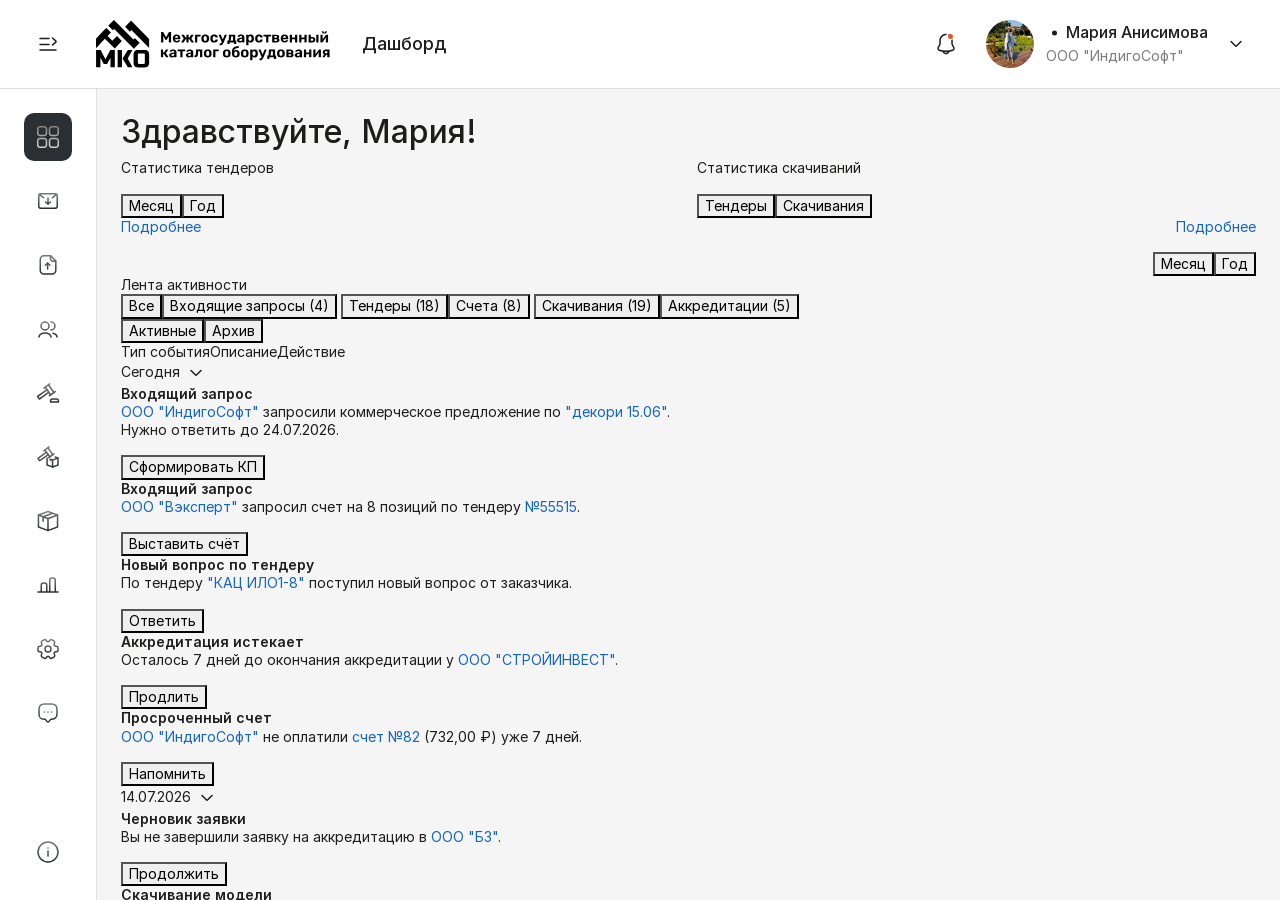
<file: index.html>
<!doctype html>
<html lang="ru">
<head>
  <meta charset="utf-8">
  <meta name="viewport" content="width=device-width, initial-scale=1">
  <title>ИндигоСофт — Дашборд</title>
  <link rel="stylesheet" href="css/bootstrap.min.css">
  <link rel="stylesheet" href="css/font.css">
  <link rel="stylesheet" href="css/root.css">
  <link rel="stylesheet" href="css/shell.css">
  <link rel="stylesheet" href="css/style.css">
</head>
<body class="app">
  <header class="topbar">
    <div class="topbar-start">
      <button class="icon-btn topbar__menu" type="button" aria-label="Открыть меню" aria-expanded="false" aria-controls="sidebar">
        <img src="img/icons/menu.svg" alt="">
      </button>
      <a class="brand" href="index.html">
        <picture>
          <source media="(max-width: 767.98px)" srcset="img/logo-mobile.svg">
          <img class="brand-logo" src="img/logo.svg" alt="ИндигоСофт">
        </picture>
      </a>
      <h1 class="page-name">Дашборд</h1>
    </div>
    <div class="topbar-actions">
      <button class="icon-btn notification-btn" type="button" aria-label="Уведомления">
        <img src="img/icons/bell.svg" alt="">
        <i class="notification-dot"></i>
      </button>
      <button class="user-trigger" type="button" aria-expanded="false">
        <span class="avatar avatar-sm"></span>
        <span class="user-copy">
          <b>Мария Анисимова</b>
          <small>ООО "ИндигоСофт"</small>
        </span>
        <img class="user-chevron" src="img/icons/chevron-down.svg" alt="">
      </button>
    </div>
  </header>

  <div class="app-body">
  <aside class="sidebar" id="sidebar">
    <nav class="sidebar__nav">
      <a class="icon-btn icon-btn--label icon-btn--active" href="index.html" title="Дашборд" aria-current="page"><img src="img/icons/dashboard.svg" alt=""><span class="icon-btn__text">Дашборд</span></a>
      <a class="icon-btn icon-btn--label" href="requests.html" title="Входящие запросы"><img src="img/icons/inbox.svg" alt=""><span class="icon-btn__text">Входящие запросы</span></a>
      <a class="icon-btn icon-btn--label" href="documents.html" title="Исходящие документы"><img src="img/icons/document.svg" alt=""><span class="icon-btn__text">Исходящие документы</span></a>
      <a class="icon-btn icon-btn--label" href="customers.html" title="Заказчики"><img src="img/icons/users.svg" alt=""><span class="icon-btn__text">Заказчики</span></a>
      <a class="icon-btn icon-btn--label" href="tenders.html" title="Активные тендеры"><img src="img/icons/hammer.svg" alt=""><span class="icon-btn__text">Активные тендеры</span></a>
      <a class="icon-btn icon-btn--label" href="tender-products.html" title="Товары по тендерам"><img src="img/icons/handshake.svg" alt=""><span class="icon-btn__text">Товары по тендерам</span></a>
      <a class="icon-btn icon-btn--label" href="my-products.html" title="Мои товары"><img src="img/icons/cube.svg" alt=""><span class="icon-btn__text">Мои товары</span></a>
      <a class="icon-btn icon-btn--label" href="#" title="Статистика"><img src="img/icons/chart.svg" alt=""><span class="icon-btn__text">Статистика</span></a>
      <a class="icon-btn icon-btn--label" href="price-management.html" title="Управление прайсами"><img src="img/icons/settings.svg" alt=""><span class="icon-btn__text">Управление прайсами</span></a>
      <a class="icon-btn icon-btn--label" href="#" title="Предложить идею"><img src="img/icons/chat.svg" alt=""><span class="icon-btn__text">Предложить идею</span></a>
    </nav>
    <a class="icon-btn icon-btn--label sidebar__info" href="#" title="О платформе"><img src="img/icons/info.svg" alt=""><span class="icon-btn__text">О платформе</span></a>
  </aside>
  <div class="sidebar__backdrop"></div>

  <main class="app-main">
    <h2 class="welcome">Здравствуйте, Мария!</h2>
    <section class="row g-3 stats-row">
      <div class="col-12 col-xl-6">
        <article class="panel stat-card">
          <div class="panel-head">
            <div><span class="eyebrow">Статистика тендеров</span><div class="segmented mt-3"><button>Месяц</button><button class="active">Год</button></div></div>
            <a href="#">Подробнее</a>
          </div>
        </article>
      </div>
      <div class="col-12 col-xl-6">
        <article class="panel stat-card downloads-card">
          <div class="panel-head">
            <div><span class="eyebrow">Статистика скачиваний</span><div class="segmented mt-3"><button>Тендеры</button><button class="active">Скачивания</button></div></div>
            <div class="text-end"><a href="#">Подробнее</a><div class="segmented mt-3"><button>Месяц</button><button class="active">Год</button></div></div>
          </div>
        </article>
      </div>
    </section>

    <section class="panel activity">
      <span class="eyebrow">Лента активности</span>
      <div class="activity-toolbar">
        <div class="filter-tabs">
          <button class="active" data-filter="all">Все</button><button data-filter="requests">Входящие запросы (4)</button>
          <button data-filter="tenders">Тендеры (18)</button><button data-filter="bills">Счета (8)</button>
          <button data-filter="downloads">Скачивания (19)</button><button data-filter="accreditation">Аккредитации (5)</button>
        </div>
        <div class="segmented"><button class="active">Активные</button><button>Архив</button></div>
      </div>
      <div class="activity-head"><span>Тип события</span><span>Описание</span><span>Действие</span></div>
      <div class="day-label">Сегодня <img src="img/icons/chevron-down.svg" alt=""></div>
      <div class="activity-list">
        <div class="activity-item" data-category="requests"><b class="event unread">Входящий запрос</b><p><a href="#">ООО "ИндигоСофт"</a> запросили коммерческое предложение по <a href="#">"декори 15.06"</a>.<br>Нужно ответить до 24.07.2026.</p><button>Сформировать КП</button></div>
        <div class="activity-item" data-category="bills"><b class="event unread">Входящий запрос</b><p><a href="#">ООО "Вэксперт"</a> запросил счет на 8 позиций по тендеру <a href="#">№55515</a>.</p><button>Выставить счёт</button></div>
        <div class="activity-item" data-category="tenders"><b class="event unread">Новый вопрос по тендеру</b><p>По тендеру <a href="#">"КАЦ ИЛО1-8"</a> поступил новый вопрос от заказчика.</p><button>Ответить</button></div>
        <div class="activity-item" data-category="accreditation"><b class="event">Аккредитация истекает</b><p>Осталось 7 дней до окончания аккредитации у <a href="#">ООО "СТРОЙИНВЕСТ"</a>.</p><button>Продлить</button></div>
        <div class="activity-item" data-category="bills"><b class="event">Просроченный счет</b><p><a href="#">ООО "ИндигоСофт"</a> не оплатили <a href="#">счет №82</a> (732,00 ₽) уже 7 дней.</p><button>Напомнить</button></div>
      </div>
      <div class="day-label">14.07.2026 <img src="img/icons/chevron-down.svg" alt=""></div>
      <div class="activity-list">
        <div class="activity-item" data-category="accreditation"><b class="event">Черновик заявки</b><p>Вы не завершили заявку на аккредитацию в <a href="#">ООО "БЗ"</a>.</p><button>Продолжить</button></div>
        <div class="activity-item" data-category="downloads"><b class="event">Скачивание модели</b><p><span class="mini-avatar"></span><a href="#">Иванов Иван (ООО "ИндигоСофт")</a> скачал вашу модель <a href="#">"Кабель МКШ 3x2,5"</a>.</p><button>Написать клиенту</button></div>
        <div class="activity-item" data-category="tenders"><b class="event">Новый тендер</b><p>Заказчик <a href="#">ООО "АЛЬФАПРО"</a> разместил новый тендер <a href="#">"КАЦ ИЛО1-8"</a>.</p><button>Написать клиенту</button></div>
      </div>
    </section>
  </main>
  </div>

  <div class="profile-menu" aria-hidden="true">
    <div class="profile-menu__head">
      <span class="avatar avatar-lg"></span>
      <div class="profile-menu__user">
        <a class="profile-menu__name" href="profile.html">Мария Анисимова</a>
        <span class="profile-menu__email">anisimova@isct.pro</span>
      </div>
    </div>
    <div class="profile-menu__body">
      <div class="profile-menu__section">
        <h3 class="profile-menu__title">Доступные компании</h3>
        <button class="profile-menu__item" type="button">
          <span class="company-icon company-icon--muted"></span>
          ООО "Вэксперт"
        </button>
        <button class="profile-menu__item profile-menu__item--selected" type="button">
          <span class="brand-mark brand-mark--sm"></span>
          ООО "ИндигоСофт"
          <img src="img/icons/check-menu.svg" alt="">
        </button>
        <button class="profile-menu__item" type="button">
          <span class="company-icon company-icon--muted"></span>
          ООО "СТРОЙИНВЕСТ"
        </button>
        <a class="profile-menu__item profile-menu__item--add" href="#">
          <img src="img/icons/plus-add.svg" alt="">
          Добавить компанию
        </a>
      </div>
      <div class="profile-menu__section">
        <h3 class="profile-menu__title">Действия</h3>
        <a class="profile-menu__item" href="#">
          <img src="img/icons/logout.svg" alt="">
          Выйти
        </a>
      </div>
    </div>
  </div>
  <div class="menu-backdrop"></div>

  <script src="js/main.js"></script>
</body>
</html>
</file>
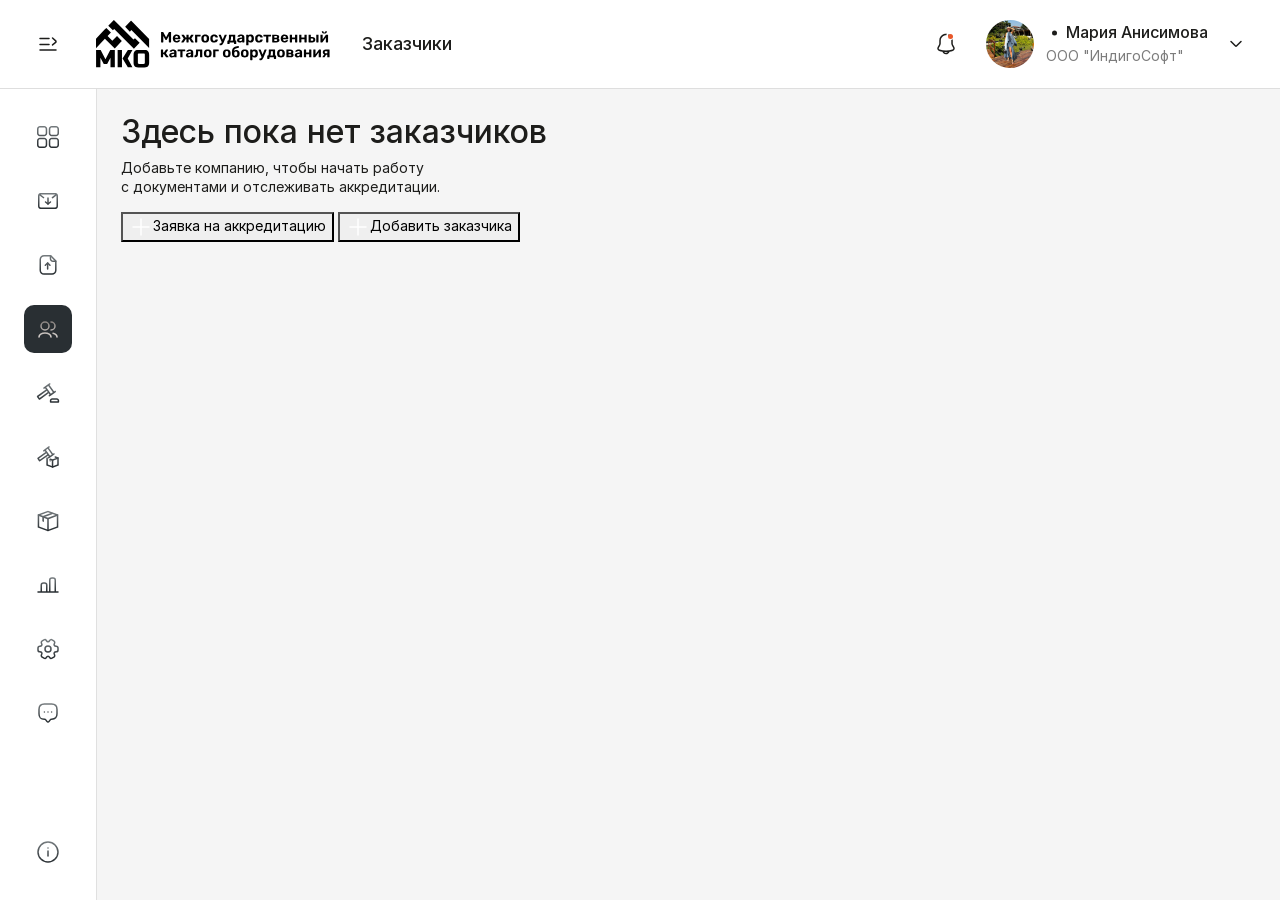
<file: customers.html>
<!doctype html>
<html lang="ru">
<head>
  <meta charset="utf-8">
  <meta name="viewport" content="width=device-width, initial-scale=1">
  <title>ИндигоСофт — Заказчики</title>
  <link rel="stylesheet" href="css/bootstrap.min.css">
  <link rel="stylesheet" href="css/font.css">
  <link rel="stylesheet" href="css/root.css">
  <link rel="stylesheet" href="css/shell.css">
  <link rel="stylesheet" href="css/style.css">
</head>
<body class="app">
  <header class="topbar">
    <div class="topbar-start">
      <button class="icon-btn topbar__menu" type="button" aria-label="Открыть меню" aria-expanded="false" aria-controls="sidebar">
        <img src="img/icons/menu.svg" alt="">
      </button>
      <a class="brand" href="index.html">
        <picture>
          <source media="(max-width: 767.98px)" srcset="img/logo-mobile.svg">
          <img class="brand-logo" src="img/logo.svg" alt="ИндигоСофт">
        </picture>
      </a>
      <h1 class="page-name">Заказчики</h1>
    </div>
    <div class="topbar-actions">
      <button class="icon-btn notification-btn" type="button" aria-label="Уведомления">
        <img src="img/icons/bell.svg" alt="">
        <i class="notification-dot"></i>
      </button>
      <button class="user-trigger" type="button" aria-expanded="false">
        <span class="avatar avatar-sm"></span>
        <span class="user-copy">
          <b>Мария Анисимова</b>
          <small>ООО "ИндигоСофт"</small>
        </span>
        <img class="user-chevron" src="img/icons/chevron-down.svg" alt="">
      </button>
    </div>
  </header>

  <div class="app-body">
  <aside class="sidebar" id="sidebar">
    <nav class="sidebar__nav">
      <a class="icon-btn icon-btn--label" href="index.html" title="Дашборд"><img src="img/icons/dashboard.svg" alt=""><span class="icon-btn__text">Дашборд</span></a>
      <a class="icon-btn icon-btn--label" href="requests.html" title="Входящие запросы"><img src="img/icons/inbox.svg" alt=""><span class="icon-btn__text">Входящие запросы</span></a>
      <a class="icon-btn icon-btn--label" href="documents.html" title="Исходящие документы"><img src="img/icons/document.svg" alt=""><span class="icon-btn__text">Исходящие документы</span></a>
      <a class="icon-btn icon-btn--label icon-btn--active" href="customers.html" title="Заказчики" aria-current="page"><img src="img/icons/users.svg" alt=""><span class="icon-btn__text">Заказчики</span></a>
      <a class="icon-btn icon-btn--label" href="tenders.html" title="Активные тендеры"><img src="img/icons/hammer.svg" alt=""><span class="icon-btn__text">Активные тендеры</span></a>
      <a class="icon-btn icon-btn--label" href="tender-products.html" title="Товары по тендерам"><img src="img/icons/handshake.svg" alt=""><span class="icon-btn__text">Товары по тендерам</span></a>
      <a class="icon-btn icon-btn--label" href="my-products.html" title="Мои товары"><img src="img/icons/cube.svg" alt=""><span class="icon-btn__text">Мои товары</span></a>
      <a class="icon-btn icon-btn--label" href="#" title="Статистика"><img src="img/icons/chart.svg" alt=""><span class="icon-btn__text">Статистика</span></a>
      <a class="icon-btn icon-btn--label" href="price-management.html" title="Управление прайсами"><img src="img/icons/settings.svg" alt=""><span class="icon-btn__text">Управление прайсами</span></a>
      <a class="icon-btn icon-btn--label" href="#" title="Предложить идею"><img src="img/icons/chat.svg" alt=""><span class="icon-btn__text">Предложить идею</span></a>
    </nav>
    <a class="icon-btn icon-btn--label sidebar__info" href="#" title="О платформе"><img src="img/icons/info.svg" alt=""><span class="icon-btn__text">О платформе</span></a>
  </aside>
  <div class="sidebar__backdrop"></div>

  <main class="app-main">

    <section class="customers-empty">
      <div class="customer-skeletons" aria-hidden="true">
        <div class="customer-skeleton small"><i></i><span></span><span></span><span></span></div>
        <div class="customer-skeleton"><i></i><span></span><span></span><span></span></div>
        <div class="customer-skeleton small"><i></i><span></span><span></span><span></span></div>
      </div>
      <h2>Здесь пока нет заказчиков</h2>
      <p>Добавьте компанию, чтобы начать работу<br>с документами и отслеживать аккредитации.</p>
      <div class="customers-actions">
        <button type="button"><img src="img/icons/plus.svg" alt="">Заявка на аккредитацию</button>
        <button class="primary" type="button"><img src="img/icons/plus.svg" alt="">Добавить заказчика</button>
      </div>
    </section>
  </main>
  </div>
  <script src="js/main.js"></script>
</body>
</html>
</file>
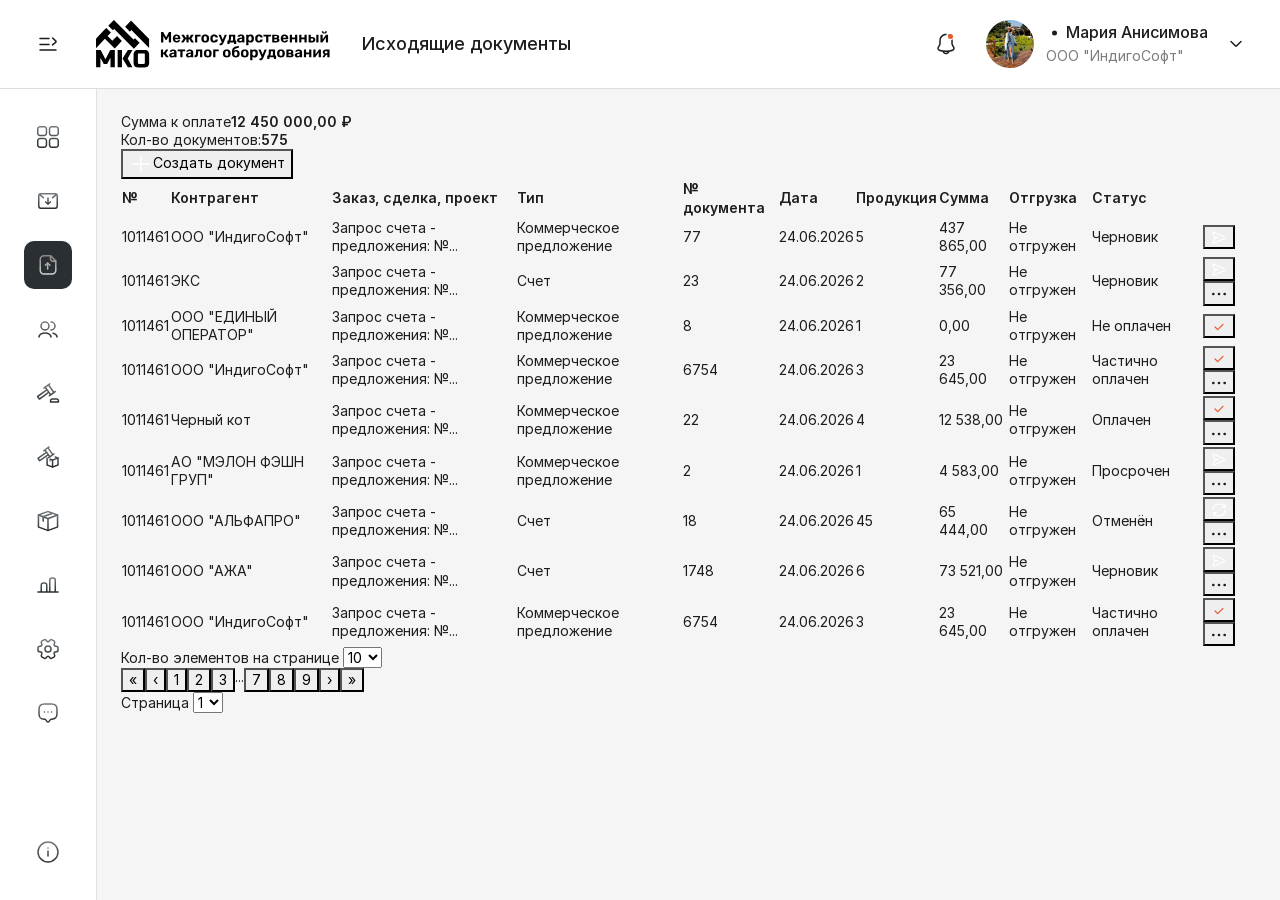
<file: documents.html>
<!doctype html>
<html lang="ru">
<head>
  <meta charset="utf-8">
  <meta name="viewport" content="width=device-width, initial-scale=1">
  <title>ИндигоСофт — Исходящие документы</title>
  <link rel="stylesheet" href="css/bootstrap.min.css">
  <link rel="stylesheet" href="css/font.css">
  <link rel="stylesheet" href="css/root.css">
  <link rel="stylesheet" href="css/shell.css">
  <link rel="stylesheet" href="css/style.css">
</head>
<body class="app">
  <header class="topbar">
    <div class="topbar-start">
      <button class="icon-btn topbar__menu" type="button" aria-label="Открыть меню" aria-expanded="false" aria-controls="sidebar">
        <img src="img/icons/menu.svg" alt="">
      </button>
      <a class="brand" href="index.html">
        <picture>
          <source media="(max-width: 767.98px)" srcset="img/logo-mobile.svg">
          <img class="brand-logo" src="img/logo.svg" alt="ИндигоСофт">
        </picture>
      </a>
      <h1 class="page-name">Исходящие документы</h1>
    </div>
    <div class="topbar-actions">
      <button class="icon-btn notification-btn" type="button" aria-label="Уведомления">
        <img src="img/icons/bell.svg" alt="">
        <i class="notification-dot"></i>
      </button>
      <button class="user-trigger" type="button" aria-expanded="false">
        <span class="avatar avatar-sm"></span>
        <span class="user-copy">
          <b>Мария Анисимова</b>
          <small>ООО "ИндигоСофт"</small>
        </span>
        <img class="user-chevron" src="img/icons/chevron-down.svg" alt="">
      </button>
    </div>
  </header>

  <div class="app-body">
  <aside class="sidebar" id="sidebar">
    <nav class="sidebar__nav">
      <a class="icon-btn icon-btn--label" href="index.html" title="Дашборд"><img src="img/icons/dashboard.svg" alt=""><span class="icon-btn__text">Дашборд</span></a>
      <a class="icon-btn icon-btn--label" href="requests.html" title="Входящие запросы"><img src="img/icons/inbox.svg" alt=""><span class="icon-btn__text">Входящие запросы</span></a>
      <a class="icon-btn icon-btn--label icon-btn--active" href="documents.html" title="Исходящие документы" aria-current="page"><img src="img/icons/document.svg" alt=""><span class="icon-btn__text">Исходящие документы</span></a>
      <a class="icon-btn icon-btn--label" href="customers.html" title="Заказчики"><img src="img/icons/users.svg" alt=""><span class="icon-btn__text">Заказчики</span></a>
      <a class="icon-btn icon-btn--label" href="tenders.html" title="Активные тендеры"><img src="img/icons/hammer.svg" alt=""><span class="icon-btn__text">Активные тендеры</span></a>
      <a class="icon-btn icon-btn--label" href="tender-products.html" title="Товары по тендерам"><img src="img/icons/handshake.svg" alt=""><span class="icon-btn__text">Товары по тендерам</span></a>
      <a class="icon-btn icon-btn--label" href="my-products.html" title="Мои товары"><img src="img/icons/cube.svg" alt=""><span class="icon-btn__text">Мои товары</span></a>
      <a class="icon-btn icon-btn--label" href="#" title="Статистика"><img src="img/icons/chart.svg" alt=""><span class="icon-btn__text">Статистика</span></a>
      <a class="icon-btn icon-btn--label" href="price-management.html" title="Управление прайсами"><img src="img/icons/settings.svg" alt=""><span class="icon-btn__text">Управление прайсами</span></a>
      <a class="icon-btn icon-btn--label" href="#" title="Предложить идею"><img src="img/icons/chat.svg" alt=""><span class="icon-btn__text">Предложить идею</span></a>
    </nav>
    <a class="icon-btn icon-btn--label sidebar__info" href="#" title="О платформе"><img src="img/icons/info.svg" alt=""><span class="icon-btn__text">О платформе</span></a>
  </aside>
  <div class="sidebar__backdrop"></div>

  <main class="app-main">

    <section class="documents-summary">
      <div><span>Сумма к оплате</span><b>12 450 000,00 ₽</b></div>
      <div><span>Кол-во документов:</span><b>575</b></div>
      <button class="create-document" type="button"><img src="img/icons/plus.svg" alt="">Создать документ</button>
    </section>
    <section class="panel data-panel">
      <div class="table-scroll">
        <table class="data-table documents-table">
          <thead><tr><th>№</th><th>Контрагент</th><th>Заказ, сделка, проект</th><th>Тип</th><th>№ документа</th><th>Дата</th><th>Продукция</th><th>Сумма</th><th>Отгрузка</th><th>Статус</th><th></th></tr></thead>
          <tbody>
            <tr><td>1011461</td><td>ООО "ИндигоСофт"</td><td>Запрос счета - предложения: №...</td><td>Коммерческое предложение</td><td>77</td><td>24.06.2026</td><td>5</td><td>437 865,00</td><td>Не отгружен</td><td><span class="status draft">Черновик</span></td><td><button class="doc-action orange"><img src="img/icons/send.svg" alt=""></button></td></tr>
            <tr><td>1011461</td><td>ЭКС</td><td>Запрос счета - предложения: №...</td><td>Счет</td><td>23</td><td>24.06.2026</td><td>2</td><td>77 356,00</td><td>Не отгружен</td><td><span class="status draft">Черновик</span></td><td><button class="doc-action orange"><img src="img/icons/send.svg" alt=""></button><button class="more-btn"><img src="img/icons/more.svg" alt=""></button></td></tr>
            <tr><td>1011461</td><td>ООО "ЕДИНЫЙ ОПЕРАТОР"</td><td>Запрос счета - предложения: №...</td><td>Коммерческое предложение</td><td>8</td><td>24.06.2026</td><td>1</td><td>0,00</td><td>Не отгружен</td><td><span class="status wait">Не оплачен</span></td><td><button class="doc-action pale"><img src="img/icons/check.svg" alt=""></button></td></tr>
            <tr><td>1011461</td><td>ООО "ИндигоСофт"</td><td>Запрос счета - предложения: №...</td><td>Коммерческое предложение</td><td>6754</td><td>24.06.2026</td><td>3</td><td>23 645,00</td><td>Не отгружен</td><td><span class="status partial">Частично оплачен</span></td><td><button class="doc-action pale"><img src="img/icons/check.svg" alt=""></button><button class="more-btn"><img src="img/icons/more.svg" alt=""></button></td></tr>
            <tr><td>1011461</td><td>Черный кот</td><td>Запрос счета - предложения: №...</td><td>Коммерческое предложение</td><td>22</td><td>24.06.2026</td><td>4</td><td>12 538,00</td><td>Не отгружен</td><td><span class="status success">Оплачен</span></td><td><button class="doc-action pale"><img src="img/icons/check.svg" alt=""></button><button class="more-btn"><img src="img/icons/more.svg" alt=""></button></td></tr>
            <tr><td>1011461</td><td>АО "МЭЛОН ФЭШН ГРУП"</td><td>Запрос счета - предложения: №...</td><td>Коммерческое предложение</td><td>2</td><td>24.06.2026</td><td>1</td><td>4 583,00</td><td>Не отгружен</td><td><span class="status danger">Просрочен</span></td><td><button class="doc-action orange"><img src="img/icons/send.svg" alt=""></button><button class="more-btn"><img src="img/icons/more.svg" alt=""></button></td></tr>
            <tr><td>1011461</td><td>ООО "АЛЬФАПРО"</td><td>Запрос счета - предложения: №...</td><td>Счет</td><td>18</td><td>24.06.2026</td><td>45</td><td>65 444,00</td><td>Не отгружен</td><td><span class="status neutral">Отменён</span></td><td><button class="doc-action orange"><img src="img/icons/refresh.svg" alt=""></button><button class="more-btn"><img src="img/icons/more.svg" alt=""></button></td></tr>
            <tr><td>1011461</td><td>ООО "АЖА"</td><td>Запрос счета - предложения: №...</td><td>Счет</td><td>1748</td><td>24.06.2026</td><td>6</td><td>73 521,00</td><td>Не отгружен</td><td><span class="status draft">Черновик</span></td><td><button class="doc-action orange"><img src="img/icons/send.svg" alt=""></button><button class="more-btn"><img src="img/icons/more.svg" alt=""></button></td></tr>
            <tr><td>1011461</td><td>ООО "ИндигоСофт"</td><td>Запрос счета - предложения: №...</td><td>Коммерческое предложение</td><td>6754</td><td>24.06.2026</td><td>3</td><td>23 645,00</td><td>Не отгружен</td><td><span class="status partial">Частично оплачен</span></td><td><button class="doc-action pale"><img src="img/icons/check.svg" alt=""></button><button class="more-btn"><img src="img/icons/more.svg" alt=""></button></td></tr>
          </tbody>
        </table>
      </div>
      <div class="table-footer"><label>Кол-во элементов на странице <select><option>10</option><option>25</option><option>50</option></select></label><div class="pagination"><button>«</button><button>‹</button><button class="active">1</button><button>2</button><button>3</button><span>...</span><button>7</button><button>8</button><button>9</button><button>›</button><button>»</button></div><label>Страница <select><option>1</option><option>2</option></select></label></div>
    </section>
  </main>
  </div>
  <script src="js/main.js"></script>
</body>
</html>
</file>
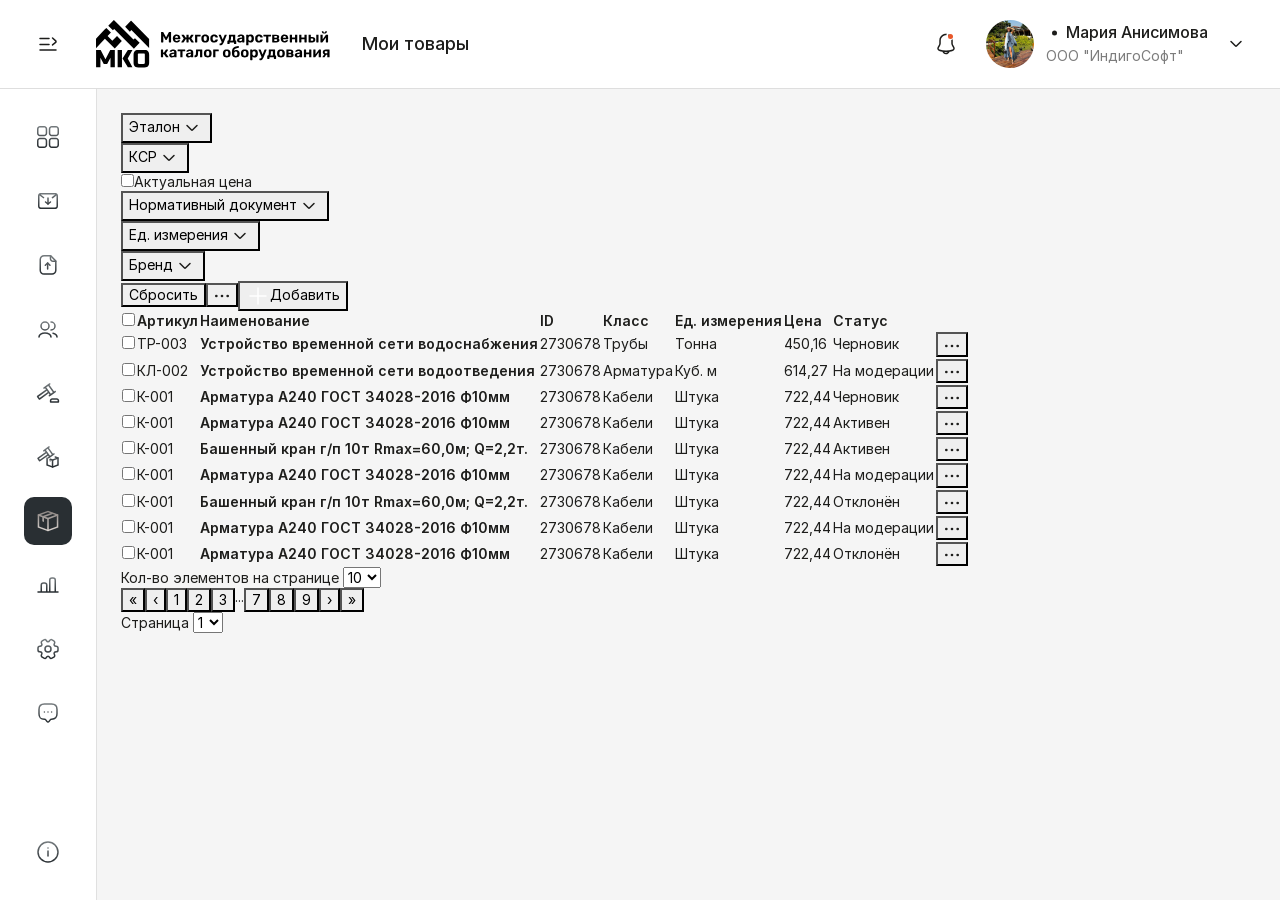
<file: my-products.html>
<!doctype html>
<html lang="ru">
<head>
  <meta charset="utf-8">
  <meta name="viewport" content="width=device-width, initial-scale=1">
  <title>ИндигоСофт — Мои товары</title>
  <link rel="stylesheet" href="css/bootstrap.min.css">
  <link rel="stylesheet" href="css/font.css">
  <link rel="stylesheet" href="css/root.css">
  <link rel="stylesheet" href="css/shell.css">
  <link rel="stylesheet" href="css/style.css">
</head>
<body class="app">
  <header class="topbar">
    <div class="topbar-start">
      <button class="icon-btn topbar__menu" type="button" aria-label="Открыть меню" aria-expanded="false" aria-controls="sidebar">
        <img src="img/icons/menu.svg" alt="">
      </button>
      <a class="brand" href="index.html">
        <picture>
          <source media="(max-width: 767.98px)" srcset="img/logo-mobile.svg">
          <img class="brand-logo" src="img/logo.svg" alt="ИндигоСофт">
        </picture>
      </a>
      <h1 class="page-name">Мои товары</h1>
    </div>
    <div class="topbar-actions">
      <button class="icon-btn notification-btn" type="button" aria-label="Уведомления">
        <img src="img/icons/bell.svg" alt="">
        <i class="notification-dot"></i>
      </button>
      <button class="user-trigger" type="button" aria-expanded="false">
        <span class="avatar avatar-sm"></span>
        <span class="user-copy">
          <b>Мария Анисимова</b>
          <small>ООО "ИндигоСофт"</small>
        </span>
        <img class="user-chevron" src="img/icons/chevron-down.svg" alt="">
      </button>
    </div>
  </header>

  <div class="app-body">
  <aside class="sidebar" id="sidebar">
    <nav class="sidebar__nav">
      <a class="icon-btn icon-btn--label" href="index.html" title="Дашборд"><img src="img/icons/dashboard.svg" alt=""><span class="icon-btn__text">Дашборд</span></a>
      <a class="icon-btn icon-btn--label" href="requests.html" title="Входящие запросы"><img src="img/icons/inbox.svg" alt=""><span class="icon-btn__text">Входящие запросы</span></a>
      <a class="icon-btn icon-btn--label" href="documents.html" title="Исходящие документы"><img src="img/icons/document.svg" alt=""><span class="icon-btn__text">Исходящие документы</span></a>
      <a class="icon-btn icon-btn--label" href="customers.html" title="Заказчики"><img src="img/icons/users.svg" alt=""><span class="icon-btn__text">Заказчики</span></a>
      <a class="icon-btn icon-btn--label" href="tenders.html" title="Активные тендеры"><img src="img/icons/hammer.svg" alt=""><span class="icon-btn__text">Активные тендеры</span></a>
      <a class="icon-btn icon-btn--label" href="tender-products.html" title="Товары по тендерам"><img src="img/icons/handshake.svg" alt=""><span class="icon-btn__text">Товары по тендерам</span></a>
      <a class="icon-btn icon-btn--label icon-btn--active" href="my-products.html" title="Мои товары" aria-current="page"><img src="img/icons/cube.svg" alt=""><span class="icon-btn__text">Мои товары</span></a>
      <a class="icon-btn icon-btn--label" href="#" title="Статистика"><img src="img/icons/chart.svg" alt=""><span class="icon-btn__text">Статистика</span></a>
      <a class="icon-btn icon-btn--label" href="price-management.html" title="Управление прайсами"><img src="img/icons/settings.svg" alt=""><span class="icon-btn__text">Управление прайсами</span></a>
      <a class="icon-btn icon-btn--label" href="#" title="Предложить идею"><img src="img/icons/chat.svg" alt=""><span class="icon-btn__text">Предложить идею</span></a>
    </nav>
    <a class="icon-btn icon-btn--label sidebar__info" href="#" title="О платформе"><img src="img/icons/info.svg" alt=""><span class="icon-btn__text">О платформе</span></a>
  </aside>
  <div class="sidebar__backdrop"></div>

  <main class="app-main">

    <section class="my-products-filters">
      <div class="filter-control"><button class="filter-trigger" type="button"><span>Эталон</span><img src="img/icons/chevron-down.svg" alt=""></button></div>
      <div class="filter-control"><button class="filter-trigger" type="button"><span>КСР</span><img src="img/icons/chevron-down.svg" alt=""></button></div>
      <label class="actual-price"><input type="checkbox"><i></i>Актуальная цена</label>
      <span></span>
      <div class="filter-control"><button class="filter-trigger" type="button"><span>Нормативный документ</span><img src="img/icons/chevron-down.svg" alt=""></button></div>
      <div class="filter-control"><button class="filter-trigger" type="button"><span>Ед. измерения</span><img src="img/icons/chevron-down.svg" alt=""></button></div>
      <div class="filter-control"><button class="filter-trigger" type="button"><span>Бренд</span><img src="img/icons/chevron-down.svg" alt=""></button></div>
      <div class="my-product-actions"><button class="products-reset" type="button">Сбросить</button><button class="more-square" type="button"><img src="img/icons/more.svg" alt=""></button><button class="add-product-btn" type="button"><img src="img/icons/plus.svg" alt="">Добавить</button></div>
    </section>

    <section class="panel data-panel">
      <div class="table-scroll">
        <table class="data-table my-products-table">
          <thead><tr><th><input type="checkbox"></th><th>Артикул</th><th>Наименование</th><th>ID</th><th>Класс</th><th>Ед. измерения</th><th>Цена</th><th>Статус</th><th></th></tr></thead>
          <tbody>
            <tr><td><input type="checkbox"></td><td>ТР-003</td><td><b>Устройство временной сети водоснабжения</b></td><td>2730678</td><td>Трубы</td><td>Тонна</td><td><span class="price-cell">450,16</span></td><td><span class="status draft">Черновик</span></td><td><button class="more-btn"><img src="img/icons/more.svg" alt=""></button></td></tr>
            <tr><td><input type="checkbox"></td><td>КЛ-002</td><td><b>Устройство временной сети водоотведения</b></td><td>2730678</td><td>Арматура</td><td>Куб. м</td><td><span class="price-cell">614,27</span></td><td><span class="status wait">На модерации</span></td><td><button class="more-btn"><img src="img/icons/more.svg" alt=""></button></td></tr>
            <tr><td><input type="checkbox"></td><td>К-001</td><td><b>Арматура А240 ГОСТ 34028-2016 Ф10мм</b></td><td>2730678</td><td>Кабели</td><td>Штука</td><td><span class="price-cell">722,44</span></td><td><span class="status draft">Черновик</span></td><td><button class="more-btn"><img src="img/icons/more.svg" alt=""></button></td></tr>
            <tr><td><input type="checkbox"></td><td>К-001</td><td><b>Арматура А240 ГОСТ 34028-2016 Ф10мм</b></td><td>2730678</td><td>Кабели</td><td>Штука</td><td><span class="price-cell">722,44</span></td><td><span class="status success">Активен</span></td><td><button class="more-btn"><img src="img/icons/more.svg" alt=""></button></td></tr>
            <tr><td><input type="checkbox"></td><td>К-001</td><td><b>Башенный кран г/п 10т Rmax=60,0м; Q=2,2т.</b></td><td>2730678</td><td>Кабели</td><td>Штука</td><td><span class="price-cell">722,44</span></td><td><span class="status success">Активен</span></td><td><button class="more-btn"><img src="img/icons/more.svg" alt=""></button></td></tr>
            <tr><td><input type="checkbox"></td><td>К-001</td><td><b>Арматура А240 ГОСТ 34028-2016 Ф10мм</b></td><td>2730678</td><td>Кабели</td><td>Штука</td><td><span class="price-cell">722,44</span></td><td><span class="status wait">На модерации</span></td><td><button class="more-btn"><img src="img/icons/more.svg" alt=""></button></td></tr>
            <tr><td><input type="checkbox"></td><td>К-001</td><td><b>Башенный кран г/п 10т Rmax=60,0м; Q=2,2т.</b></td><td>2730678</td><td>Кабели</td><td>Штука</td><td><span class="price-cell">722,44</span></td><td><span class="status danger">Отклонён</span></td><td><button class="more-btn"><img src="img/icons/more.svg" alt=""></button></td></tr>
            <tr><td><input type="checkbox"></td><td>К-001</td><td><b>Арматура А240 ГОСТ 34028-2016 Ф10мм</b></td><td>2730678</td><td>Кабели</td><td>Штука</td><td><span class="price-cell">722,44</span></td><td><span class="status wait">На модерации</span></td><td><button class="more-btn"><img src="img/icons/more.svg" alt=""></button></td></tr>
            <tr><td><input type="checkbox"></td><td>К-001</td><td><b>Арматура А240 ГОСТ 34028-2016 Ф10мм</b></td><td>2730678</td><td>Кабели</td><td>Штука</td><td><span class="price-cell">722,44</span></td><td><span class="status danger">Отклонён</span></td><td><button class="more-btn"><img src="img/icons/more.svg" alt=""></button></td></tr>
          </tbody>
        </table>
      </div>
      <div class="table-footer"><label>Кол-во элементов на странице <select><option>10</option><option>25</option></select></label><div class="pagination"><button>«</button><button>‹</button><button class="active">1</button><button>2</button><button>3</button><span>...</span><button>7</button><button>8</button><button>9</button><button>›</button><button>»</button></div><label>Страница <select><option>1</option><option>2</option></select></label></div>
    </section>
  </main>
  </div>

  <!--
  <div class="add-product-backdrop"></div>
  <section class="add-product-modal" role="dialog" aria-modal="true" aria-hidden="true" aria-labelledby="add-product-title">
    <div class="add-product-head"><h2 id="add-product-title">Добавить товар</h2><button class="add-product-close" type="button" aria-label="Закрыть">×</button></div>
    <div class="add-product-body">
      <p>Выберите способ добавления товара в каталог</p>
      <div class="add-methods">
        <button type="button"><b><img src="img/icons/plus.svg" alt="">Добавить вручную</b><span>Создайте один товар, заполнив все поля в карточке товара</span><small>◷ Займет 5–10 минут</small></button>
        <button type="button"><b><img src="img/icons/upload.svg" alt="">Загрузить файл</b><span>Загрузите Excel или CSV файл с сотнями товаров. Система автоматически распознает данные или передаст их на обработку менеджеру.</span><small>ⓘ Подходит для 10–1000+ товаров</small></button>
      </div>
    </div>
  </section>
  -->

  <script src="js/main.js"></script>
</body>
</html>
</file>
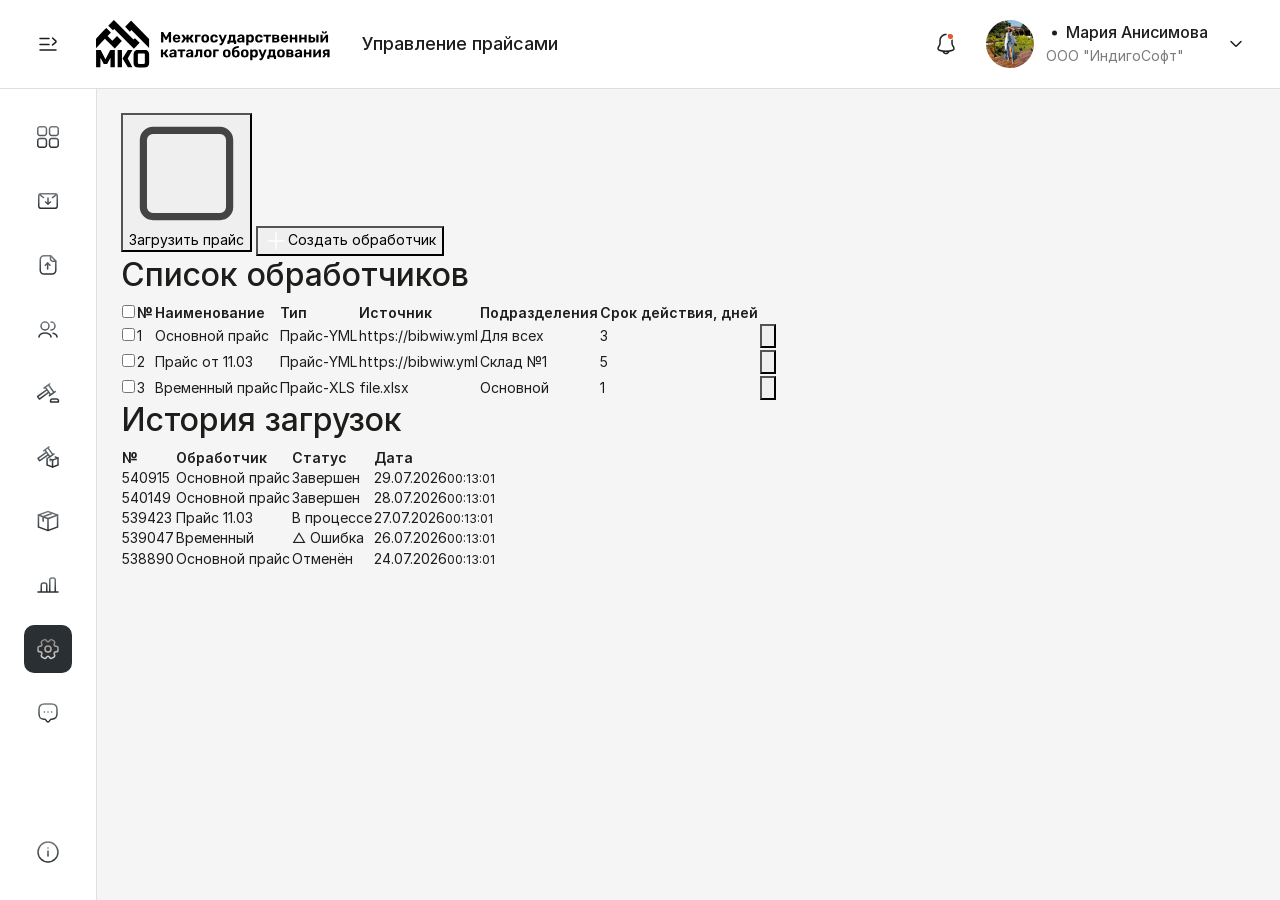
<file: price-management.html>
<!doctype html>
<html lang="ru">
<head>
  <meta charset="utf-8">
  <meta name="viewport" content="width=device-width, initial-scale=1">
  <title>ИндигоСофт — Управление прайсами</title>
  <link rel="stylesheet" href="css/bootstrap.min.css">
  <link rel="stylesheet" href="css/font.css">
  <link rel="stylesheet" href="css/root.css">
  <link rel="stylesheet" href="css/shell.css">
  <link rel="stylesheet" href="css/style.css">
</head>
<body class="app">
  <header class="topbar">
    <div class="topbar-start">
      <button class="icon-btn topbar__menu" type="button" aria-label="Открыть меню" aria-expanded="false" aria-controls="sidebar">
        <img src="img/icons/menu.svg" alt="">
      </button>
      <a class="brand" href="index.html">
        <picture>
          <source media="(max-width: 767.98px)" srcset="img/logo-mobile.svg">
          <img class="brand-logo" src="img/logo.svg" alt="ИндигоСофт">
        </picture>
      </a>
      <h1 class="page-name">Управление прайсами</h1>
    </div>
    <div class="topbar-actions">
      <button class="icon-btn notification-btn" type="button" aria-label="Уведомления">
        <img src="img/icons/bell.svg" alt="">
        <i class="notification-dot"></i>
      </button>
      <button class="user-trigger" type="button" aria-expanded="false">
        <span class="avatar avatar-sm"></span>
        <span class="user-copy">
          <b>Мария Анисимова</b>
          <small>ООО "ИндигоСофт"</small>
        </span>
        <img class="user-chevron" src="img/icons/chevron-down.svg" alt="">
      </button>
    </div>
  </header>

  <div class="app-body">
  <aside class="sidebar" id="sidebar">
    <nav class="sidebar__nav">
      <a class="icon-btn icon-btn--label" href="index.html" title="Дашборд"><img src="img/icons/dashboard.svg" alt=""><span class="icon-btn__text">Дашборд</span></a>
      <a class="icon-btn icon-btn--label" href="requests.html" title="Входящие запросы"><img src="img/icons/inbox.svg" alt=""><span class="icon-btn__text">Входящие запросы</span></a>
      <a class="icon-btn icon-btn--label" href="documents.html" title="Исходящие документы"><img src="img/icons/document.svg" alt=""><span class="icon-btn__text">Исходящие документы</span></a>
      <a class="icon-btn icon-btn--label" href="customers.html" title="Заказчики"><img src="img/icons/users.svg" alt=""><span class="icon-btn__text">Заказчики</span></a>
      <a class="icon-btn icon-btn--label" href="tenders.html" title="Активные тендеры"><img src="img/icons/hammer.svg" alt=""><span class="icon-btn__text">Активные тендеры</span></a>
      <a class="icon-btn icon-btn--label" href="tender-products.html" title="Товары по тендерам"><img src="img/icons/handshake.svg" alt=""><span class="icon-btn__text">Товары по тендерам</span></a>
      <a class="icon-btn icon-btn--label" href="my-products.html" title="Мои товары"><img src="img/icons/cube.svg" alt=""><span class="icon-btn__text">Мои товары</span></a>
      <a class="icon-btn icon-btn--label" href="#" title="Статистика"><img src="img/icons/chart.svg" alt=""><span class="icon-btn__text">Статистика</span></a>
      <a class="icon-btn icon-btn--label icon-btn--active" href="price-management.html" title="Управление прайсами" aria-current="page"><img src="img/icons/settings.svg" alt=""><span class="icon-btn__text">Управление прайсами</span></a>
      <a class="icon-btn icon-btn--label" href="#" title="Предложить идею"><img src="img/icons/chat.svg" alt=""><span class="icon-btn__text">Предложить идею</span></a>
    </nav>
    <a class="icon-btn icon-btn--label sidebar__info" href="#" title="О платформе"><img src="img/icons/info.svg" alt=""><span class="icon-btn__text">О платформе</span></a>
  </aside>
  <div class="sidebar__backdrop"></div>

  <main class="app-main">

    <section class="price-actions">
      <button class="upload-price" type="button"><img src="img/icons/upload.svg" alt="">Загрузить прайс</button>
      <button class="create-processor" type="button"><img src="img/icons/plus.svg" alt="">Создать обработчик</button>
    </section>

    <section class="panel price-panel">
      <h2>Список обработчиков</h2>
      <div class="table-scroll">
        <table class="data-table processors-table">
          <thead><tr><th><input type="checkbox"></th><th>№</th><th>Наименование</th><th>Тип</th><th>Источник</th><th>Подразделения</th><th>Срок действия, дней</th><th></th></tr></thead>
          <tbody>
            <tr><td><input type="checkbox"></td><td>1</td><td>Основной прайс</td><td>Прайс-YML</td><td>https://bibwiw.yml</td><td>Для всех</td><td>3</td><td><button class="delete-btn"><img src="img/icons/trash.svg" alt=""></button></td></tr>
            <tr><td><input type="checkbox"></td><td>2</td><td>Прайс от 11.03</td><td>Прайс-YML</td><td>https://bibwiw.yml</td><td>Склад №1</td><td>5</td><td><button class="delete-btn"><img src="img/icons/trash.svg" alt=""></button></td></tr>
            <tr><td><input type="checkbox"></td><td>3</td><td>Временный прайс</td><td>Прайс-XLS</td><td>file.xlsx</td><td>Основной</td><td>1</td><td><button class="delete-btn"><img src="img/icons/trash.svg" alt=""></button></td></tr>
          </tbody>
        </table>
      </div>
    </section>

    <section class="panel price-panel history-panel">
      <h2>История загрузок</h2>
      <div class="table-scroll">
        <table class="data-table price-history-table">
          <thead><tr><th>№</th><th>Обработчик</th><th>Статус</th><th>Дата</th></tr></thead>
          <tbody>
            <tr><td>540915</td><td>Основной прайс</td><td><span class="status success">Завершен</span></td><td>29.07.2026<small>00:13:01</small></td></tr>
            <tr><td>540149</td><td>Основной прайс</td><td><span class="status success">Завершен</span></td><td>28.07.2026<small>00:13:01</small></td></tr>
            <tr><td>539423</td><td>Прайс 11.03</td><td><span class="status wait">В процессе</span></td><td>27.07.2026<small>00:13:01</small></td></tr>
            <tr><td>539047</td><td>Временный</td><td><span class="status error">△ Ошибка</span></td><td>26.07.2026<small>00:13:01</small></td></tr>
            <tr><td>538890</td><td>Основной прайс</td><td><span class="status danger">Отменён</span></td><td>24.07.2026<small>00:13:01</small></td></tr>
          </tbody>
        </table>
      </div>
    </section>
  </main>
  </div>

  <!--
  <div class="processor-backdrop"></div>
  <section class="processor-modal" role="dialog" aria-modal="true" aria-hidden="true" aria-labelledby="processor-title">
    <div class="processor-head"><h2 id="processor-title">Новый обработчик</h2><button class="processor-close" type="button" aria-label="Закрыть">×</button></div>
    <form class="processor-form">
      <input type="text" placeholder="Наименование">
      <div><select><option>Тип</option><option>Прайс-YML</option><option>Прайс-XLS</option></select><select><option>Срок действия, дней</option><option>1</option><option>3</option><option>5</option></select></div>
      <input type="text" placeholder="Источник">
      <input type="text" placeholder="Подразделение">
      <footer><button class="processor-close cancel" type="button">Отменить</button><button class="submit-processor" type="submit">Создать</button></footer>
    </form>
  </section>
  -->

  <script src="js/main.js"></script>
</body>
</html>
</file>
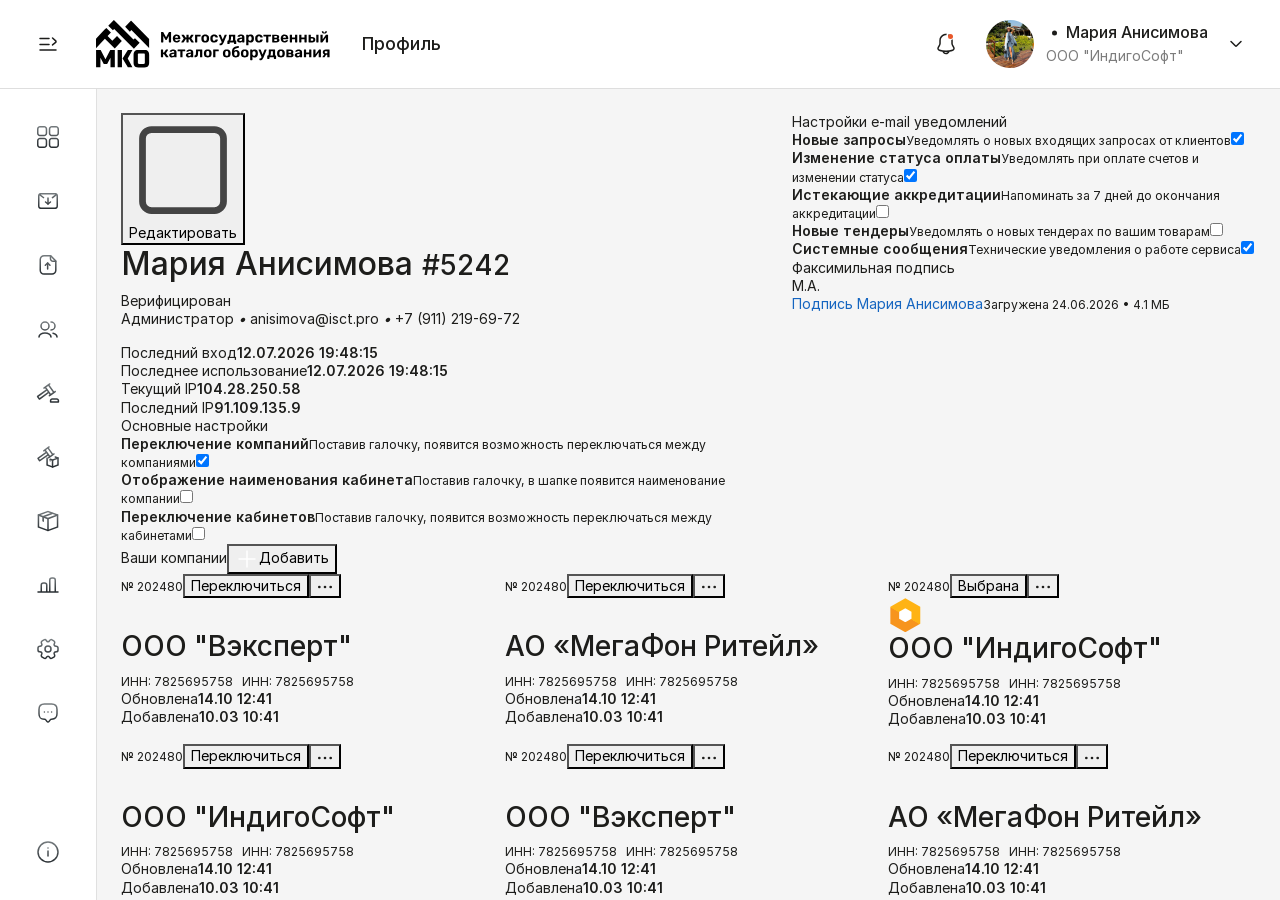
<file: profile.html>
<!doctype html>
<html lang="ru">
<head>
  <meta charset="utf-8">
  <meta name="viewport" content="width=device-width, initial-scale=1">
  <title>ИндигоСофт — Профиль</title>
  <link rel="stylesheet" href="css/bootstrap.min.css">
  <link rel="stylesheet" href="css/font.css">
  <link rel="stylesheet" href="css/root.css">
  <link rel="stylesheet" href="css/shell.css">
  <link rel="stylesheet" href="css/style.css">
</head>
<body class="app">
  <header class="topbar">
    <div class="topbar-start">
      <button class="icon-btn topbar__menu" type="button" aria-label="Открыть меню" aria-expanded="false" aria-controls="sidebar">
        <img src="img/icons/menu.svg" alt="">
      </button>
      <a class="brand" href="index.html">
        <picture>
          <source media="(max-width: 767.98px)" srcset="img/logo-mobile.svg">
          <img class="brand-logo" src="img/logo.svg" alt="ИндигоСофт">
        </picture>
      </a>
      <h1 class="page-name">Профиль</h1>
    </div>
    <div class="topbar-actions">
      <button class="icon-btn notification-btn" type="button" aria-label="Уведомления">
        <img src="img/icons/bell.svg" alt="">
        <i class="notification-dot"></i>
      </button>
      <button class="user-trigger" type="button" aria-expanded="false">
        <span class="avatar avatar-sm"></span>
        <span class="user-copy">
          <b>Мария Анисимова</b>
          <small>ООО "ИндигоСофт"</small>
        </span>
        <img class="user-chevron" src="img/icons/chevron-down.svg" alt="">
      </button>
    </div>
  </header>

  <div class="app-body">
  <aside class="sidebar" id="sidebar">
    <nav class="sidebar__nav">
      <a class="icon-btn icon-btn--label" href="index.html" title="Дашборд"><img src="img/icons/dashboard.svg" alt=""><span class="icon-btn__text">Дашборд</span></a>
      <a class="icon-btn icon-btn--label" href="requests.html" title="Входящие запросы"><img src="img/icons/inbox.svg" alt=""><span class="icon-btn__text">Входящие запросы</span></a>
      <a class="icon-btn icon-btn--label" href="documents.html" title="Исходящие документы"><img src="img/icons/document.svg" alt=""><span class="icon-btn__text">Исходящие документы</span></a>
      <a class="icon-btn icon-btn--label" href="customers.html" title="Заказчики"><img src="img/icons/users.svg" alt=""><span class="icon-btn__text">Заказчики</span></a>
      <a class="icon-btn icon-btn--label" href="tenders.html" title="Активные тендеры"><img src="img/icons/hammer.svg" alt=""><span class="icon-btn__text">Активные тендеры</span></a>
      <a class="icon-btn icon-btn--label" href="tender-products.html" title="Товары по тендерам"><img src="img/icons/handshake.svg" alt=""><span class="icon-btn__text">Товары по тендерам</span></a>
      <a class="icon-btn icon-btn--label" href="my-products.html" title="Мои товары"><img src="img/icons/cube.svg" alt=""><span class="icon-btn__text">Мои товары</span></a>
      <a class="icon-btn icon-btn--label" href="#" title="Статистика"><img src="img/icons/chart.svg" alt=""><span class="icon-btn__text">Статистика</span></a>
      <a class="icon-btn icon-btn--label" href="price-management.html" title="Управление прайсами"><img src="img/icons/settings.svg" alt=""><span class="icon-btn__text">Управление прайсами</span></a>
      <a class="icon-btn icon-btn--label" href="#" title="Предложить идею"><img src="img/icons/chat.svg" alt=""><span class="icon-btn__text">Предложить идею</span></a>
    </nav>
    <a class="icon-btn icon-btn--label sidebar__info" href="#" title="О платформе"><img src="img/icons/info.svg" alt=""><span class="icon-btn__text">О платформе</span></a>
  </aside>
  <div class="sidebar__backdrop"></div>

  <main class="app-main">

    <section class="row g-3">
      <div class="col-12 col-xl-7">
        <article class="panel profile-card">
          <div class="cover"></div>
          <div class="profile-avatar avatar"></div>
          <button class="edit-btn"><img src="img/icons/edit.svg" alt="">Редактировать</button>
          <div class="profile-info">
            <div class="profile-title"><h2>Мария Анисимова <small>#5242</small></h2><span class="verified">Верифицирован</span></div>
            <p>Администратор <i>•</i> anisimova@isct.pro <i>•</i> +7 (911) 219-69-72</p>
          </div>
          <div class="login-data">
            <div><span>Последний вход</span><b>12.07.2026 19:48:15</b></div>
            <div><span>Последнее использование</span><b>12.07.2026 19:48:15</b></div>
            <div><span>Текущий IP</span><b>104.28.250.58</b></div>
            <div><span>Последний IP</span><b>91.109.135.9</b></div>
          </div>
        </article>

        <article class="panel settings-panel">
          <span class="eyebrow">Основные настройки</span>
          <label class="setting-row"><span><b>Переключение компаний</b><small>Поставив галочку, появится возможность переключаться между компаниями</small></span><input type="checkbox" checked><i></i></label>
          <label class="setting-row"><span><b>Отображение наименования кабинета</b><small>Поставив галочку, в шапке появится наименование компании</small></span><input type="checkbox"><i></i></label>
          <label class="setting-row"><span><b>Переключение кабинетов</b><small>Поставив галочку, появится возможность переключаться между кабинетами</small></span><input type="checkbox"><i></i></label>
        </article>
      </div>

      <div class="col-12 col-xl-5">
        <article class="panel settings-panel email-settings">
          <span class="eyebrow">Настройки e-mail уведомлений</span>
          <label class="setting-row"><span><b>Новые запросы</b><small>Уведомлять о новых входящих запросах от клиентов</small></span><input type="checkbox" checked><i></i></label>
          <label class="setting-row"><span><b>Изменение статуса оплаты</b><small>Уведомлять при оплате счетов и изменении статуса</small></span><input type="checkbox" checked><i></i></label>
          <label class="setting-row"><span><b>Истекающие аккредитации</b><small>Напоминать за 7 дней до окончания аккредитации</small></span><input type="checkbox"><i></i></label>
          <label class="setting-row"><span><b>Новые тендеры</b><small>Уведомлять о новых тендерах по вашим товарам</small></span><input type="checkbox"><i></i></label>
          <label class="setting-row"><span><b>Системные сообщения</b><small>Технические уведомления о работе сервиса</small></span><input type="checkbox" checked><i></i></label>
        </article>
        <article class="panel signature-panel">
          <span class="eyebrow">Факсимильная подпись</span>
          <div><span class="signature">М.А.</span><p><a href="#">Подпись Мария Анисимова</a><small>Загружена 24.06.2026 • 4.1 МБ</small></p></div>
        </article>
      </div>
    </section>

    <section class="companies-section">
      <div class="companies-head"><span class="eyebrow">Ваши компании</span><button><img src="img/icons/plus.svg" alt="">Добавить</button></div>
      <div class="row g-3">
        <div class="col-12 col-md-6 col-xl-4"><article class="company-card panel"><div class="company-top"><span class="fake-check"></span><small>№ 202480</small><button>Переключиться</button><button type="button" aria-label="Ещё"><img src="img/icons/more.svg" alt=""></button></div><div class="company-main"><span class="company-icon muted"></span><div><h3>ООО "Вэксперт"</h3><small>ИНН: 7825695758&nbsp;&nbsp; ИНН: 7825695758</small></div></div><div class="company-dates"><div><span>Обновлена</span><b>14.10 12:41</b></div><div><span>Добавлена</span><b>10.03 10:41</b></div></div></article></div>
        <div class="col-12 col-md-6 col-xl-4"><article class="company-card panel"><div class="company-top"><span class="fake-check"></span><small>№ 202480</small><button>Переключиться</button><button type="button" aria-label="Ещё"><img src="img/icons/more.svg" alt=""></button></div><div class="company-main"><span class="company-icon muted"></span><div><h3>АО «МегаФон Ритейл»</h3><small>ИНН: 7825695758&nbsp;&nbsp; ИНН: 7825695758</small></div></div><div class="company-dates"><div><span>Обновлена</span><b>14.10 12:41</b></div><div><span>Добавлена</span><b>10.03 10:41</b></div></div></article></div>
        <div class="col-12 col-md-6 col-xl-4"><article class="company-card panel selected"><div class="company-top"><span class="fake-check"></span><small>№ 202480</small><button>Выбрана</button><button type="button" aria-label="Ещё"><img src="img/icons/more.svg" alt=""></button></div><div class="company-main"><span class="brand-mark brand-mark-small"></span><div><h3>ООО "ИндигоСофт"</h3><small>ИНН: 7825695758&nbsp;&nbsp; ИНН: 7825695758</small></div></div><div class="company-dates"><div><span>Обновлена</span><b>14.10 12:41</b></div><div><span>Добавлена</span><b>10.03 10:41</b></div></div></article></div>
        <div class="col-12 col-md-6 col-xl-4"><article class="company-card panel"><div class="company-top"><span class="fake-check"></span><small>№ 202480</small><button>Переключиться</button><button type="button" aria-label="Ещё"><img src="img/icons/more.svg" alt=""></button></div><div class="company-main"><span class="company-icon muted"></span><div><h3>ООО "ИндигоСофт"</h3><small>ИНН: 7825695758&nbsp;&nbsp; ИНН: 7825695758</small></div></div><div class="company-dates"><div><span>Обновлена</span><b>14.10 12:41</b></div><div><span>Добавлена</span><b>10.03 10:41</b></div></div></article></div>
        <div class="col-12 col-md-6 col-xl-4"><article class="company-card panel"><div class="company-top"><span class="fake-check"></span><small>№ 202480</small><button>Переключиться</button><button type="button" aria-label="Ещё"><img src="img/icons/more.svg" alt=""></button></div><div class="company-main"><span class="company-icon muted"></span><div><h3>ООО "Вэксперт"</h3><small>ИНН: 7825695758&nbsp;&nbsp; ИНН: 7825695758</small></div></div><div class="company-dates"><div><span>Обновлена</span><b>14.10 12:41</b></div><div><span>Добавлена</span><b>10.03 10:41</b></div></div></article></div>
        <div class="col-12 col-md-6 col-xl-4"><article class="company-card panel"><div class="company-top"><span class="fake-check"></span><small>№ 202480</small><button>Переключиться</button><button type="button" aria-label="Ещё"><img src="img/icons/more.svg" alt=""></button></div><div class="company-main"><span class="company-icon muted"></span><div><h3>АО «МегаФон Ритейл»</h3><small>ИНН: 7825695758&nbsp;&nbsp; ИНН: 7825695758</small></div></div><div class="company-dates"><div><span>Обновлена</span><b>14.10 12:41</b></div><div><span>Добавлена</span><b>10.03 10:41</b></div></div></article></div>
      </div>
    </section>
  </main>
  </div>
  <script src="js/main.js"></script>
</body>
</html>
</file>
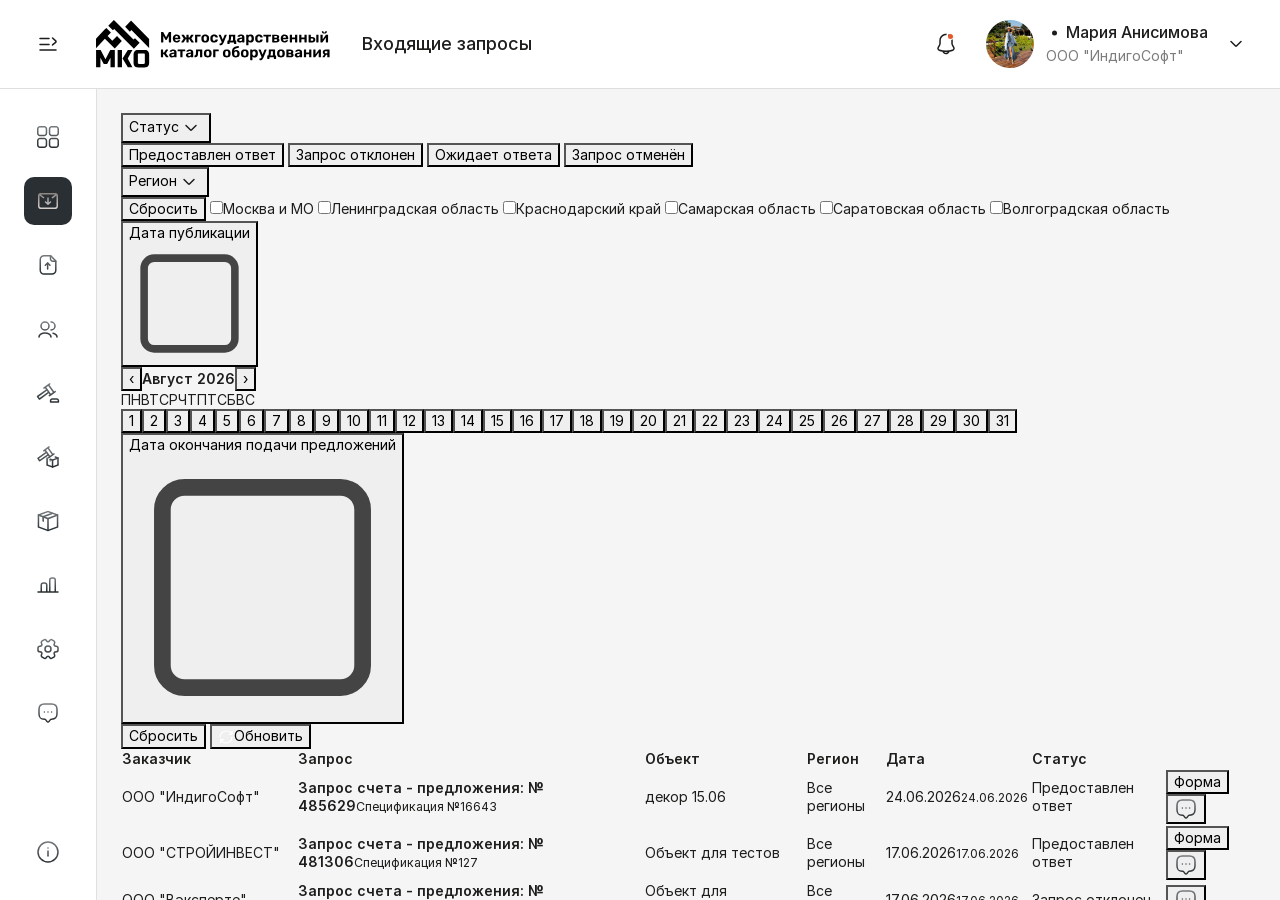
<file: requests.html>
<!doctype html>
<html lang="ru">
<head>
  <meta charset="utf-8">
  <meta name="viewport" content="width=device-width, initial-scale=1">
  <title>ИндигоСофт — Входящие запросы</title>
  <link rel="stylesheet" href="css/bootstrap.min.css">
  <link rel="stylesheet" href="css/font.css">
  <link rel="stylesheet" href="css/root.css">
  <link rel="stylesheet" href="css/shell.css">
  <link rel="stylesheet" href="css/style.css">
</head>
<body class="app">
  <header class="topbar">
    <div class="topbar-start">
      <button class="icon-btn topbar__menu" type="button" aria-label="Открыть меню" aria-expanded="false" aria-controls="sidebar">
        <img src="img/icons/menu.svg" alt="">
      </button>
      <a class="brand" href="index.html">
        <picture>
          <source media="(max-width: 767.98px)" srcset="img/logo-mobile.svg">
          <img class="brand-logo" src="img/logo.svg" alt="ИндигоСофт">
        </picture>
      </a>
      <h1 class="page-name">Входящие запросы</h1>
    </div>
    <div class="topbar-actions">
      <button class="icon-btn notification-btn" type="button" aria-label="Уведомления">
        <img src="img/icons/bell.svg" alt="">
        <i class="notification-dot"></i>
      </button>
      <button class="user-trigger" type="button" aria-expanded="false">
        <span class="avatar avatar-sm"></span>
        <span class="user-copy">
          <b>Мария Анисимова</b>
          <small>ООО "ИндигоСофт"</small>
        </span>
        <img class="user-chevron" src="img/icons/chevron-down.svg" alt="">
      </button>
    </div>
  </header>

  <div class="app-body">
  <aside class="sidebar" id="sidebar">
    <nav class="sidebar__nav">
      <a class="icon-btn icon-btn--label" href="index.html" title="Дашборд"><img src="img/icons/dashboard.svg" alt=""><span class="icon-btn__text">Дашборд</span></a>
      <a class="icon-btn icon-btn--label icon-btn--active" href="requests.html" title="Входящие запросы" aria-current="page"><img src="img/icons/inbox.svg" alt=""><span class="icon-btn__text">Входящие запросы</span></a>
      <a class="icon-btn icon-btn--label" href="documents.html" title="Исходящие документы"><img src="img/icons/document.svg" alt=""><span class="icon-btn__text">Исходящие документы</span></a>
      <a class="icon-btn icon-btn--label" href="customers.html" title="Заказчики"><img src="img/icons/users.svg" alt=""><span class="icon-btn__text">Заказчики</span></a>
      <a class="icon-btn icon-btn--label" href="tenders.html" title="Активные тендеры"><img src="img/icons/hammer.svg" alt=""><span class="icon-btn__text">Активные тендеры</span></a>
      <a class="icon-btn icon-btn--label" href="tender-products.html" title="Товары по тендерам"><img src="img/icons/handshake.svg" alt=""><span class="icon-btn__text">Товары по тендерам</span></a>
      <a class="icon-btn icon-btn--label" href="my-products.html" title="Мои товары"><img src="img/icons/cube.svg" alt=""><span class="icon-btn__text">Мои товары</span></a>
      <a class="icon-btn icon-btn--label" href="#" title="Статистика"><img src="img/icons/chart.svg" alt=""><span class="icon-btn__text">Статистика</span></a>
      <a class="icon-btn icon-btn--label" href="price-management.html" title="Управление прайсами"><img src="img/icons/settings.svg" alt=""><span class="icon-btn__text">Управление прайсами</span></a>
      <a class="icon-btn icon-btn--label" href="#" title="Предложить идею"><img src="img/icons/chat.svg" alt=""><span class="icon-btn__text">Предложить идею</span></a>
    </nav>
    <a class="icon-btn icon-btn--label sidebar__info" href="#" title="О платформе"><img src="img/icons/info.svg" alt=""><span class="icon-btn__text">О платформе</span></a>
  </aside>
  <div class="sidebar__backdrop"></div>

  <main class="app-main">

    <section class="request-filters">
      <div class="filter-control">
        <button class="filter-trigger" type="button" data-dropdown="status-dropdown"><span>Статус</span><img src="img/icons/chevron-down.svg" alt=""></button>
        <div class="filter-dropdown status-dropdown">
          <button data-value="Предоставлен ответ">Предоставлен ответ</button>
          <button data-value="Запрос отклонен">Запрос отклонен</button>
          <button data-value="Ожидает ответа">Ожидает ответа</button>
          <button data-value="Запрос отменён">Запрос отменён</button>
        </div>
      </div>
      <div class="filter-control">
        <button class="filter-trigger" type="button" data-dropdown="region-dropdown"><span>Регион</span><img src="img/icons/chevron-down.svg" alt=""></button>
        <div class="filter-dropdown region-dropdown">
          <button class="reset-option" data-value="">Сбросить</button>
          <label><input type="checkbox"><i></i>Москва и МО</label>
          <label><input type="checkbox"><i></i>Ленинградская область</label>
          <label><input type="checkbox"><i></i>Краснодарский край</label>
          <label><input type="checkbox"><i></i>Самарская область</label>
          <label><input type="checkbox"><i></i>Саратовская область</label>
          <label><input type="checkbox"><i></i>Волгоградская область</label>
        </div>
      </div>
      <div class="filter-control date-control">
        <button class="filter-trigger" type="button" data-dropdown="calendar-dropdown"><span>Дата публикации</span><img src="img/icons/calendar.svg" alt=""></button>
        <div class="filter-dropdown calendar-dropdown">
          <div class="calendar-head"><button type="button">‹</button><b>Август 2026</b><button type="button">›</button></div>
          <div class="calendar-week"><span>ПН</span><span>ВТ</span><span>СР</span><span>ЧТ</span><span>ПТ</span><span>СБ</span><span>ВС</span></div>
          <div class="calendar-days"><button>1</button><button>2</button><button>3</button><button>4</button><button>5</button><button>6</button><button>7</button><button>8</button><button>9</button><button>10</button><button>11</button><button>12</button><button>13</button><button>14</button><button>15</button><button>16</button><button>17</button><button>18</button><button class="selected">19</button><button>20</button><button>21</button><button>22</button><button>23</button><button>24</button><button>25</button><button>26</button><button>27</button><button>28</button><button>29</button><button>30</button><button>31</button></div>
        </div>
      </div>
      <div class="filter-control date-control"><button class="filter-trigger" type="button"><span>Дата окончания подачи предложений</span><img src="img/icons/calendar.svg" alt=""></button></div>
      <button class="filters-reset" type="button">Сбросить</button>
      <button class="filters-refresh" type="button"><img src="img/icons/refresh.svg" alt="">Обновить</button>
    </section>

    <section class="panel data-panel">
      <div class="table-scroll">
        <table class="data-table requests-table">
          <thead><tr><th>Заказчик</th><th>Запрос</th><th>Объект</th><th>Регион</th><th>Дата</th><th>Статус</th><th></th></tr></thead>
          <tbody>
            <tr><td>ООО "ИндигоСофт"</td><td><b>Запрос счета - предложения: № 485629</b><small>Спецификация №16643</small></td><td>декор 15.06</td><td>Все регионы</td><td>24.06.2026<small>24.06.2026</small></td><td><span class="status success">Предоставлен ответ</span></td><td><button class="form-btn">Форма</button><button class="row-icon"><img src="img/icons/chat.svg" alt=""></button></td></tr>
            <tr><td>ООО "СТРОЙИНВЕСТ"</td><td><b>Запрос счета - предложения: № 481306</b><small>Спецификация №127</small></td><td>Объект для тестов</td><td>Все регионы</td><td>17.06.2026<small>17.06.2026</small></td><td><span class="status success">Предоставлен ответ</span></td><td><button class="form-btn">Форма</button><button class="row-icon"><img src="img/icons/chat.svg" alt=""></button></td></tr>
            <tr><td>ООО "Вэксперте"</td><td><b>Запрос счета - предложения: № 481188</b><small>Спецификация №1436</small></td><td>Объект для демонстрации</td><td>Все регионы</td><td>17.06.2026<small>17.06.2026</small></td><td><span class="status danger">Запрос отклонен</span></td><td><button class="row-icon"><img src="img/icons/chat.svg" alt=""></button></td></tr>
            <tr><td>ООО "ИндигоСофт"</td><td><b>Запрос счета - предложения: № 485629</b><small>Спецификация №16643</small></td><td>декор 15.06</td><td>Все регионы</td><td>24.06.2026<small>24.06.2026</small></td><td><span class="status wait">Ожидает ответа</span></td><td><button class="form-btn">Форма</button><button class="row-icon"><img src="img/icons/chat.svg" alt=""></button></td></tr>
            <tr><td>ООО "СТРОЙИНВЕСТ"</td><td><b>Запрос счета - предложения: № 481306</b><small>Спецификация №127</small></td><td>Объект для тестов</td><td>Все регионы</td><td>17.06.2026<small>17.06.2026</small></td><td><span class="status success">Предоставлен ответ</span></td><td><button class="form-btn">Форма</button><button class="row-icon"><img src="img/icons/chat.svg" alt=""></button></td></tr>
            <tr class="disabled"><td>ООО "Вэксперте"</td><td><b>Запрос счета - предложения: № 481188</b><small>Спецификация №1436</small></td><td>Объект для демонстрации</td><td>Все регионы</td><td>17.06.2026<small>17.06.2026</small></td><td><span class="status neutral">Запрос отменён</span></td><td><button class="row-icon"><img src="img/icons/chat.svg" alt=""></button></td></tr>
            <tr><td>ООО "ГАЛС-ДЕВЕЛОПМЕНТ"</td><td><b>Запрос счета - предложения: № 476450</b><small>Спецификация №661</small></td><td>Плаза</td><td>Все регионы</td><td>08.06.2026<small>08.06.2026</small></td><td><span class="status success">Предоставлен ответ</span></td><td><button class="form-btn">Форма</button><button class="row-icon"><img src="img/icons/chat.svg" alt=""></button></td></tr>
            <tr><td>ООО "ИндигоСофт"</td><td><b>Запрос счета - предложения: № 485629</b><small>Спецификация №16643</small></td><td>декор 15.06</td><td>Все регионы</td><td>24.06.2026<small>24.06.2026</small></td><td><span class="status danger">Запрос отклонен</span></td><td><button class="form-btn">Форма</button><button class="row-icon"><img src="img/icons/chat.svg" alt=""></button></td></tr>
            <tr><td>ООО "ГАЛС-ДЕВЕЛОПМЕНТ"</td><td><b>Запрос счета - предложения: № 476450</b><small>Спецификация №661</small></td><td>Плаза</td><td>Все регионы</td><td>08.06.2026<small>08.06.2026</small></td><td><span class="status success">Предоставлен ответ</span></td><td><button class="form-btn">Форма</button><button class="row-icon"><img src="img/icons/chat.svg" alt=""></button></td></tr>
          </tbody>
        </table>
      </div>
      <div class="table-footer"><label>Кол-во элементов на странице <select><option>10</option><option>25</option><option>50</option></select></label><div class="pagination"><button>«</button><button>‹</button><button class="active">1</button><button>2</button><button>3</button><span>...</span><button>7</button><button>8</button><button>9</button><button>›</button><button>»</button></div><label>Страница <select><option>1</option><option>2</option></select></label></div>
    </section>
  </main>
  </div>
  <script src="js/main.js"></script>
</body>
</html>
</file>
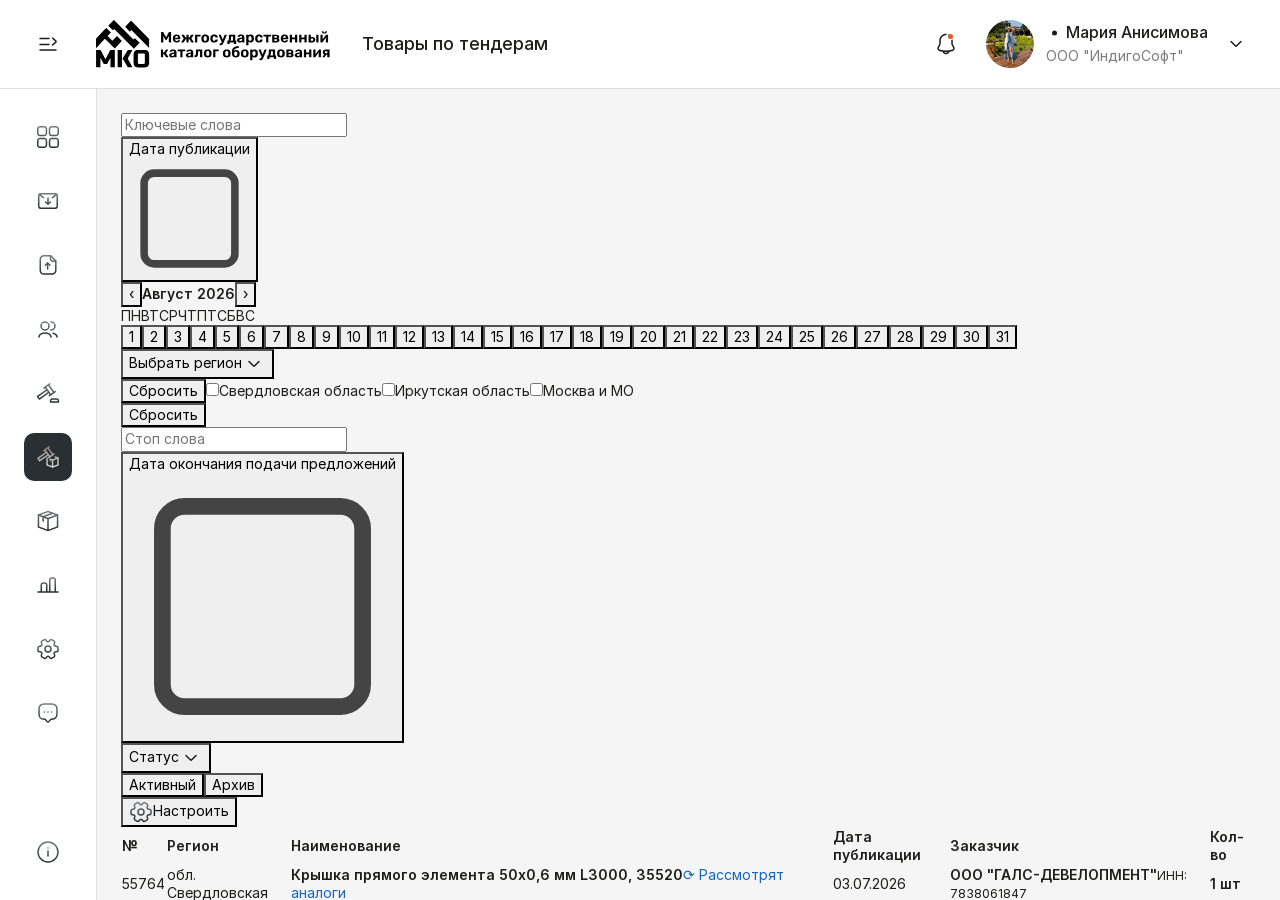
<file: tender-products.html>
<!doctype html>
<html lang="ru">
<head>
  <meta charset="utf-8">
  <meta name="viewport" content="width=device-width, initial-scale=1">
  <title>ИндигоСофт — Товары по тендерам</title>
  <link rel="stylesheet" href="css/bootstrap.min.css">
  <link rel="stylesheet" href="css/font.css">
  <link rel="stylesheet" href="css/root.css">
  <link rel="stylesheet" href="css/shell.css">
  <link rel="stylesheet" href="css/style.css">
</head>
<body class="app">
  <header class="topbar">
    <div class="topbar-start">
      <button class="icon-btn topbar__menu" type="button" aria-label="Открыть меню" aria-expanded="false" aria-controls="sidebar">
        <img src="img/icons/menu.svg" alt="">
      </button>
      <a class="brand" href="index.html">
        <picture>
          <source media="(max-width: 767.98px)" srcset="img/logo-mobile.svg">
          <img class="brand-logo" src="img/logo.svg" alt="ИндигоСофт">
        </picture>
      </a>
      <h1 class="page-name">Товары по тендерам</h1>
    </div>
    <div class="topbar-actions">
      <button class="icon-btn notification-btn" type="button" aria-label="Уведомления">
        <img src="img/icons/bell.svg" alt="">
        <i class="notification-dot"></i>
      </button>
      <button class="user-trigger" type="button" aria-expanded="false">
        <span class="avatar avatar-sm"></span>
        <span class="user-copy">
          <b>Мария Анисимова</b>
          <small>ООО "ИндигоСофт"</small>
        </span>
        <img class="user-chevron" src="img/icons/chevron-down.svg" alt="">
      </button>
    </div>
  </header>

  <div class="app-body">
  <aside class="sidebar" id="sidebar">
    <nav class="sidebar__nav">
      <a class="icon-btn icon-btn--label" href="index.html" title="Дашборд"><img src="img/icons/dashboard.svg" alt=""><span class="icon-btn__text">Дашборд</span></a>
      <a class="icon-btn icon-btn--label" href="requests.html" title="Входящие запросы"><img src="img/icons/inbox.svg" alt=""><span class="icon-btn__text">Входящие запросы</span></a>
      <a class="icon-btn icon-btn--label" href="documents.html" title="Исходящие документы"><img src="img/icons/document.svg" alt=""><span class="icon-btn__text">Исходящие документы</span></a>
      <a class="icon-btn icon-btn--label" href="customers.html" title="Заказчики"><img src="img/icons/users.svg" alt=""><span class="icon-btn__text">Заказчики</span></a>
      <a class="icon-btn icon-btn--label" href="tenders.html" title="Активные тендеры"><img src="img/icons/hammer.svg" alt=""><span class="icon-btn__text">Активные тендеры</span></a>
      <a class="icon-btn icon-btn--label icon-btn--active" href="tender-products.html" title="Товары по тендерам" aria-current="page"><img src="img/icons/handshake.svg" alt=""><span class="icon-btn__text">Товары по тендерам</span></a>
      <a class="icon-btn icon-btn--label" href="my-products.html" title="Мои товары"><img src="img/icons/cube.svg" alt=""><span class="icon-btn__text">Мои товары</span></a>
      <a class="icon-btn icon-btn--label" href="#" title="Статистика"><img src="img/icons/chart.svg" alt=""><span class="icon-btn__text">Статистика</span></a>
      <a class="icon-btn icon-btn--label" href="price-management.html" title="Управление прайсами"><img src="img/icons/settings.svg" alt=""><span class="icon-btn__text">Управление прайсами</span></a>
      <a class="icon-btn icon-btn--label" href="#" title="Предложить идею"><img src="img/icons/chat.svg" alt=""><span class="icon-btn__text">Предложить идею</span></a>
    </nav>
    <a class="icon-btn icon-btn--label sidebar__info" href="#" title="О платформе"><img src="img/icons/info.svg" alt=""><span class="icon-btn__text">О платформе</span></a>
  </aside>
  <div class="sidebar__backdrop"></div>

  <main class="app-main">

    <section class="products-filters">
      <div class="product-filter"><input type="text" placeholder="Ключевые слова"></div>
      <div class="filter-control date-control"><button class="filter-trigger" type="button" data-dropdown="products-calendar-dropdown"><span>Дата публикации</span><img src="img/icons/calendar.svg" alt=""></button>
        <div class="filter-dropdown calendar-dropdown products-calendar-dropdown">
          <div class="calendar-head"><button type="button">‹</button><b>Август 2026</b><button type="button">›</button></div>
          <div class="calendar-week"><span>ПН</span><span>ВТ</span><span>СР</span><span>ЧТ</span><span>ПТ</span><span>СБ</span><span>ВС</span></div>
          <div class="calendar-days"><button>1</button><button>2</button><button>3</button><button>4</button><button>5</button><button>6</button><button>7</button><button>8</button><button>9</button><button>10</button><button>11</button><button>12</button><button>13</button><button>14</button><button>15</button><button>16</button><button>17</button><button>18</button><button class="selected">19</button><button>20</button><button>21</button><button>22</button><button>23</button><button>24</button><button>25</button><button>26</button><button>27</button><button>28</button><button>29</button><button>30</button><button>31</button></div>
        </div>
      </div>
      <div class="filter-control"><button class="filter-trigger" type="button" data-dropdown="products-region-dropdown"><span>Выбрать регион</span><img src="img/icons/chevron-down.svg" alt=""></button><div class="filter-dropdown region-dropdown products-region-dropdown"><button class="reset-option">Сбросить</button><label><input type="checkbox"><i></i>Свердловская область</label><label><input type="checkbox"><i></i>Иркутская область</label><label><input type="checkbox"><i></i>Москва и МО</label></div></div>
      <button class="products-reset" type="button">Сбросить</button>
      <div class="product-filter"><input type="text" placeholder="Стоп слова"></div>
      <div class="filter-control date-control"><button class="filter-trigger" type="button"><span>Дата окончания подачи предложений</span><img src="img/icons/calendar.svg" alt=""></button></div>
      <div class="filter-control"><button class="filter-trigger" type="button" data-dropdown="products-status-dropdown"><span>Статус</span><img src="img/icons/chevron-down.svg" alt=""></button><div class="filter-dropdown status-dropdown products-status-dropdown"><button data-value="Активный">Активный</button><button data-value="Архив">Архив</button></div></div>
      <button class="products-settings" type="button"><img src="img/icons/settings.svg" alt="">Настроить</button>
    </section>

    <section class="panel data-panel">
      <div class="table-scroll">
        <table class="data-table products-table">
          <thead><tr><th>№</th><th>Регион</th><th>Наименование</th><th>Дата публикации</th><th>Заказчик</th><th>Кол-во</th></tr></thead>
          <tbody>
            <tr class="product-row"><td>55764</td><td>обл. Свердловская</td><td><b>Крышка прямого элемента 50x0,6 мм L3000, 35520</b><a href="#">⟳ Рассмотрят аналоги</a></td><td>03.07.2026</td><td><b>ООО "ГАЛС-ДЕВЕЛОПМЕНТ"</b><small>ИНН: 7838061847</small></td><td><b>1 шт</b></td></tr>
            <tr class="product-row"><td>55764</td><td>обл. Свердловская</td><td><b>Неперфорированный лоток 50x50x3000, 1,5 мм, 3502015</b><a href="#">⟳ Рассмотрят аналоги</a></td><td>03.07.2026</td><td><b>ООО "АЛЬФАПРО"</b><small>ИНН: 7838061847</small></td><td><b>1 шт</b></td></tr>
            <tr class="product-row"><td>55764</td><td>обл. Свердловская</td><td><b>Провод ПуГВнг(А)-LS 2,5 мм² (синий)</b><a href="#">⟳ Рассмотрят аналоги</a></td><td>03.07.2026</td><td><b>ООО "СНИП"</b><small>ИНН: 7838061847</small></td><td><b>92 шт</b></td></tr>
            <tr class="product-row"><td>55764</td><td>обл. Свердловская</td><td><b>Хомут 3,6x250 мм нейлоновый, белый для жгутовки, упаковка 100 шт., 49398</b><a href="#">⟳ Рассмотрят аналоги</a></td><td>03.07.2026</td><td><b>ООО "СНИП"</b><small>ИНН: 7838061847</small></td><td><b>4 шт</b></td></tr>
            <tr class="product-row"><td>55764</td><td>обл. Свердловская</td><td><b>Винт с гладкой головкой М6x20, CM010620</b><a href="#">⟳ Рассмотрят аналоги</a></td><td>03.07.2026</td><td><b>ООО "ГАЛС-ДЕВЕЛОПМЕНТ"</b><small>ИНН: 7838061847</small></td><td><b>100 шт</b></td></tr>
            <tr class="product-row"><td>55764</td><td>обл. Свердловская</td><td><b>Датчик давления/разрежения АИР-20/М2-Н</b><a href="#">⟳ Рассмотрят аналоги</a></td><td>03.07.2026</td><td><b>ООО "АЛЬФАПРО"</b><small>ИНН: 7838061847</small></td><td><b>70 шт</b></td></tr>
            <tr class="product-row"><td>55764</td><td>обл. Свердловская</td><td><b>Выключатель автоматический воздушный 1P, 3A, D, OptiDin BM63-1D3-УХЛ3</b><a href="#">⟳ Рассмотрят аналоги</a></td><td>03.07.2026</td><td><b>ООО "СНИП"</b><small>ИНН: 7838061847</small></td><td><b>18 шт</b></td></tr>
            <tr class="product-row"><td>55764</td><td>обл. Свердловская</td><td><b>Датчик давления/разрежения АИР-20/М2-Н</b><a href="#">⟳ Рассмотрят аналоги</a></td><td>03.07.2026</td><td><b>ООО "АЛЬФАПРО"</b><small>ИНН: 7838061847</small></td><td><b>41 шт</b></td></tr>
          </tbody>
        </table>
      </div>
      <div class="table-footer"><label>Кол-во элементов на странице <select><option>10</option><option>25</option></select></label><div class="pagination"><button>«</button><button>‹</button><button class="active">1</button><button>2</button><button>3</button><span>...</span><button>7</button><button>8</button><button>9</button><button>›</button><button>»</button></div><label>Страница <select><option>1</option><option>2</option></select></label></div>
    </section>
  </main>
  </div>

  <!--
  <div class="product-modal-backdrop"></div>
  <section class="tender-modal product-modal" role="dialog" aria-modal="true" aria-hidden="true" aria-labelledby="product-modal-title">
    <div class="tender-modal-head"><h2 id="product-modal-title">Иловые Карты ИОС 4.1-4.3</h2><button class="product-modal-close" type="button" aria-label="Закрыть">×</button></div>
    <div class="tender-modal-body">
      <div class="tender-meta"><dl><dt>Тендер:</dt><dd><a href="#">№55515</a></dd><dt>Статус:</dt><dd><span class="status success">Активный</span></dd></dl><dl><dt>Опубликован:</dt><dd>03.07.2026</dd><dt>Дата окончания:</dt><dd>03.07.2026</dd></dl></div>
      <section class="modal-info"><h3>Объект</h3><div class="info-columns"><dl><dt>Наименование:</dt><dd>г. Иркутск Иловые карты</dd><dt>Регион:</dt><dd>Иркутская область</dd><dt>Комментарий:</dt><dd>Строительство аварийных иловых резервуаров осадка и рекультивация существующих иловых карт</dd></dl><dl><dt>Адрес:</dt><dd>г. Иркутск, ул. Рабочего Штаба, дом 107</dd><dt>Дата добавления:</dt><dd>07.07.2026</dd><dt>Дата изменения:</dt><dd>07.07.2026</dd></dl></div></section>
      <section class="modal-info"><h3>Информация о заказчике</h3><div class="info-columns"><dl><dt>Наименование:</dt><dd>ООО ПИ "АЛЬТАИР"</dd><dt>Ответственное лицо:</dt><dd>Пименова Анастасия</dd><dt>Email:</dt><dd>apimenova@telematica.com</dd><dt>Адрес:</dt><dd>121357, г. Москва, ул. Верейская, дом 29, корп. СТРОЕНИЕ 33</dd></dl><dl><dt>ИНН:</dt><dd>7722695139</dd><dt>ОГРН:</dt><dd>1197746002651</dd><dt>Телефон:</dt><dd>+7 (987) 634-28-32</dd></dl></div></section>
      <section class="modal-lots"><h3>Лоты (40)</h3><div class="lots-head"><span></span><span>Текст</span><span>Кол-во</span><span>Цена</span></div>
        <div class="lot-row"><input type="checkbox"><div><b>Комплектная однотрансформаторная подстанция трансформатор 1000кВА, 6/0,4кВ, У1</b><a href="#">⟳ Рассмотрят аналоги</a></div><span>1 шт</span><span>0,00</span></div>
        <div class="lot-row highlighted"><input type="checkbox"><div><b>Дизельная электрическая станция 2 ст. автоматизации Рн=800кВт, 630А, 0,4кВ</b><a href="#">⟳ Рассмотрят аналоги</a></div><span>1 шт</span><span>0,00</span></div>
        <div class="lot-row"><input type="checkbox"><div><b>Ящик силовой реверсивный с рубильником 100А 380/220В, 500x400x220мм, УХЛ1, IP54</b><a href="#">⟳ Рассмотрят аналоги</a></div><span>1 шт</span><span>0,00</span></div>
        <div class="lot-row"><input type="checkbox"><div><b>Опора фиксирующая ТО-167-16-00</b><a href="#">⟳ Рассмотрят аналоги</a><div class="lot-file"><img src="img/icons/file.svg" alt=""><span>• Север групп.pdf - стр. 1<small>PDF • 382.60 КБ</small></span></div></div><span>1 шт</span><span>0,00</span></div>
        <div class="lot-row"><input type="checkbox"><div><b>Ящик силовой реверсивный с рубильником 100А 380/220В, 500x400x220мм, УХЛ1, IP54</b><a href="#">⟳ Рассмотрят аналоги</a></div><span>1 шт</span><span>0,00</span></div>
      </section>
      <section class="modal-docs"><h3>Документация</h3><div><img src="img/icons/file.svg" alt=""><span>• Тендерная_документация_СВП_КАБ_Шкаф.pdf<small>PDF • 2.4 МБ</small></span><button><img src="img/icons/download.svg" alt=""></button></div><div><img src="img/icons/file.svg" alt=""><span>• Спецификация_55515.pdf<small>PDF • 2.4 МБ</small></span><button><img src="img/icons/download.svg" alt=""></button></div></section>
    </div>
    <div class="tender-modal-footer"><button class="product-modal-close secondary" type="button">Закрыть</button><button class="make-bill" type="button">Сформировать счет</button></div>
  </section>
  -->

  <script src="js/main.js"></script>
</body>
</html>
</file>
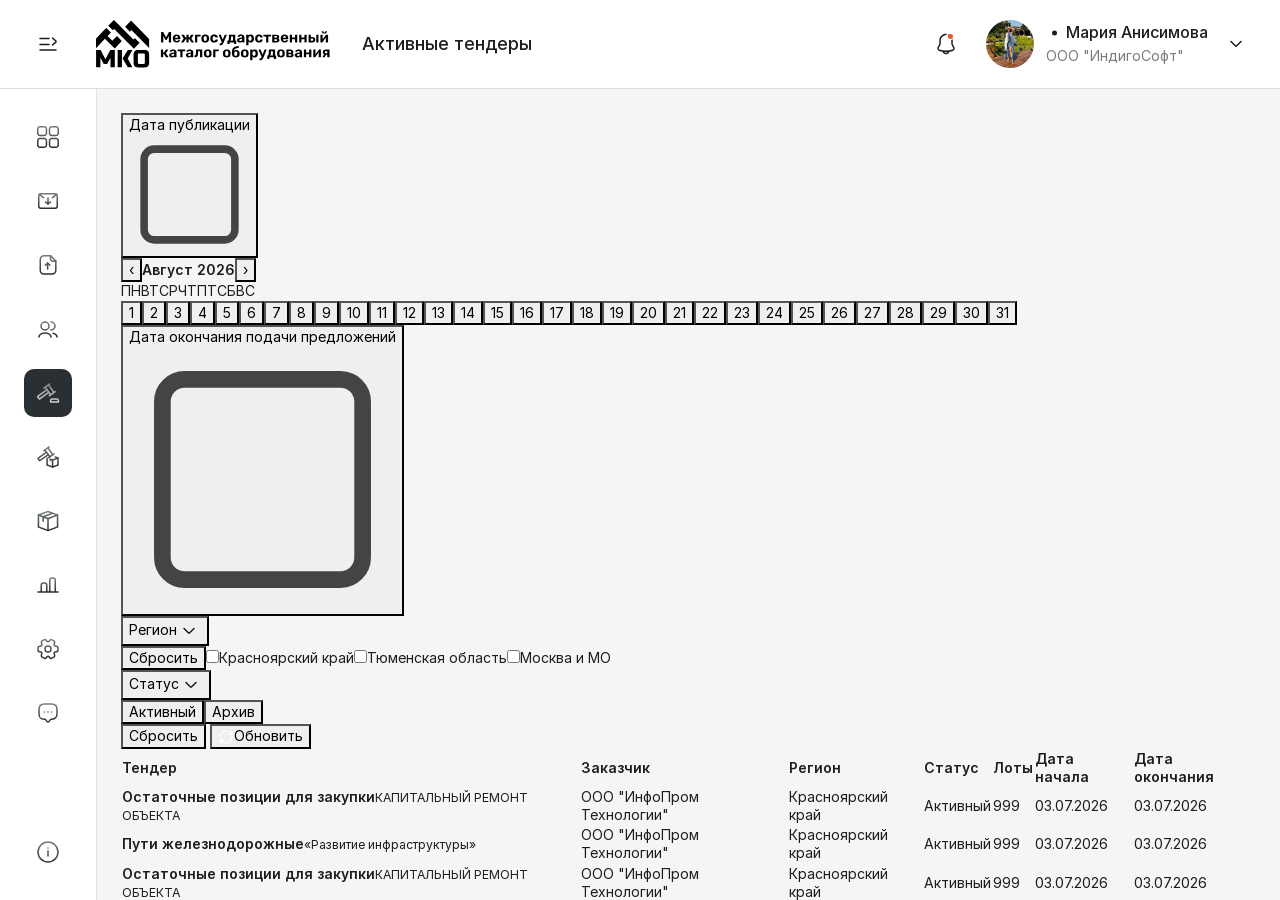
<file: tenders.html>
<!doctype html>
<html lang="ru">
<head>
  <meta charset="utf-8">
  <meta name="viewport" content="width=device-width, initial-scale=1">
  <title>ИндигоСофт — Активные тендеры</title>
  <link rel="stylesheet" href="css/bootstrap.min.css">
  <link rel="stylesheet" href="css/font.css">
  <link rel="stylesheet" href="css/root.css">
  <link rel="stylesheet" href="css/shell.css">
  <link rel="stylesheet" href="css/style.css">
</head>
<body class="app">
  <header class="topbar">
    <div class="topbar-start">
      <button class="icon-btn topbar__menu" type="button" aria-label="Открыть меню" aria-expanded="false" aria-controls="sidebar">
        <img src="img/icons/menu.svg" alt="">
      </button>
      <a class="brand" href="index.html">
        <picture>
          <source media="(max-width: 767.98px)" srcset="img/logo-mobile.svg">
          <img class="brand-logo" src="img/logo.svg" alt="ИндигоСофт">
        </picture>
      </a>
      <h1 class="page-name">Активные тендеры</h1>
    </div>
    <div class="topbar-actions">
      <button class="icon-btn notification-btn" type="button" aria-label="Уведомления">
        <img src="img/icons/bell.svg" alt="">
        <i class="notification-dot"></i>
      </button>
      <button class="user-trigger" type="button" aria-expanded="false">
        <span class="avatar avatar-sm"></span>
        <span class="user-copy">
          <b>Мария Анисимова</b>
          <small>ООО "ИндигоСофт"</small>
        </span>
        <img class="user-chevron" src="img/icons/chevron-down.svg" alt="">
      </button>
    </div>
  </header>

  <div class="app-body">
  <aside class="sidebar" id="sidebar">
    <nav class="sidebar__nav">
      <a class="icon-btn icon-btn--label" href="index.html" title="Дашборд"><img src="img/icons/dashboard.svg" alt=""><span class="icon-btn__text">Дашборд</span></a>
      <a class="icon-btn icon-btn--label" href="requests.html" title="Входящие запросы"><img src="img/icons/inbox.svg" alt=""><span class="icon-btn__text">Входящие запросы</span></a>
      <a class="icon-btn icon-btn--label" href="documents.html" title="Исходящие документы"><img src="img/icons/document.svg" alt=""><span class="icon-btn__text">Исходящие документы</span></a>
      <a class="icon-btn icon-btn--label" href="customers.html" title="Заказчики"><img src="img/icons/users.svg" alt=""><span class="icon-btn__text">Заказчики</span></a>
      <a class="icon-btn icon-btn--label icon-btn--active" href="tenders.html" title="Активные тендеры" aria-current="page"><img src="img/icons/hammer.svg" alt=""><span class="icon-btn__text">Активные тендеры</span></a>
      <a class="icon-btn icon-btn--label" href="tender-products.html" title="Товары по тендерам"><img src="img/icons/handshake.svg" alt=""><span class="icon-btn__text">Товары по тендерам</span></a>
      <a class="icon-btn icon-btn--label" href="my-products.html" title="Мои товары"><img src="img/icons/cube.svg" alt=""><span class="icon-btn__text">Мои товары</span></a>
      <a class="icon-btn icon-btn--label" href="#" title="Статистика"><img src="img/icons/chart.svg" alt=""><span class="icon-btn__text">Статистика</span></a>
      <a class="icon-btn icon-btn--label" href="price-management.html" title="Управление прайсами"><img src="img/icons/settings.svg" alt=""><span class="icon-btn__text">Управление прайсами</span></a>
      <a class="icon-btn icon-btn--label" href="#" title="Предложить идею"><img src="img/icons/chat.svg" alt=""><span class="icon-btn__text">Предложить идею</span></a>
    </nav>
    <a class="icon-btn icon-btn--label sidebar__info" href="#" title="О платформе"><img src="img/icons/info.svg" alt=""><span class="icon-btn__text">О платформе</span></a>
  </aside>
  <div class="sidebar__backdrop"></div>

  <main class="app-main">

    <section class="request-filters tender-filters">
      <div class="filter-control date-control"><button class="filter-trigger" type="button" data-dropdown="tender-calendar-dropdown"><span>Дата публикации</span><img src="img/icons/calendar.svg" alt=""></button>
        <div class="filter-dropdown calendar-dropdown tender-calendar-dropdown">
          <div class="calendar-head"><button type="button">‹</button><b>Август 2026</b><button type="button">›</button></div>
          <div class="calendar-week"><span>ПН</span><span>ВТ</span><span>СР</span><span>ЧТ</span><span>ПТ</span><span>СБ</span><span>ВС</span></div>
          <div class="calendar-days"><button>1</button><button>2</button><button>3</button><button>4</button><button>5</button><button>6</button><button>7</button><button>8</button><button>9</button><button>10</button><button>11</button><button>12</button><button>13</button><button>14</button><button>15</button><button>16</button><button>17</button><button>18</button><button class="selected">19</button><button>20</button><button>21</button><button>22</button><button>23</button><button>24</button><button>25</button><button>26</button><button>27</button><button>28</button><button>29</button><button>30</button><button>31</button></div>
        </div>
      </div>
      <div class="filter-control date-control"><button class="filter-trigger" type="button"><span>Дата окончания подачи предложений</span><img src="img/icons/calendar.svg" alt=""></button></div>
      <div class="filter-control"><button class="filter-trigger" type="button" data-dropdown="tender-region-dropdown"><span>Регион</span><img src="img/icons/chevron-down.svg" alt=""></button>
        <div class="filter-dropdown region-dropdown tender-region-dropdown"><button class="reset-option">Сбросить</button><label><input type="checkbox"><i></i>Красноярский край</label><label><input type="checkbox"><i></i>Тюменская область</label><label><input type="checkbox"><i></i>Москва и МО</label></div>
      </div>
      <div class="filter-control"><button class="filter-trigger" type="button" data-dropdown="tender-status-dropdown"><span>Статус</span><img src="img/icons/chevron-down.svg" alt=""></button>
        <div class="filter-dropdown status-dropdown tender-status-dropdown"><button data-value="Активный">Активный</button><button data-value="Архив">Архив</button></div>
      </div>
      <button class="filters-reset" type="button">Сбросить</button>
      <button class="filters-refresh" type="button"><img src="img/icons/refresh.svg" alt="">Обновить</button>
    </section>

    <section class="panel data-panel">
      <div class="table-scroll">
        <table class="data-table tenders-table">
          <thead><tr><th>Тендер</th><th>Заказчик</th><th>Регион</th><th>Статус</th><th>Лоты</th><th>Дата начала</th><th>Дата окончания</th></tr></thead>
          <tbody>
            <tr class="tender-row"><td><b>Остаточные позиции для закупки</b><small>КАПИТАЛЬНЫЙ РЕМОНТ ОБЪЕКТА</small></td><td>ООО "ИнфоПром Технологии"</td><td>Красноярский край</td><td><span class="status success">Активный</span></td><td>999</td><td>03.07.2026</td><td>03.07.2026</td></tr>
            <tr class="tender-row"><td><b>Пути железнодорожные</b><small>«Развитие инфраструктуры»</small></td><td>ООО "ИнфоПром Технологии"</td><td>Красноярский край</td><td><span class="status success">Активный</span></td><td>999</td><td>03.07.2026</td><td>03.07.2026</td></tr>
            <tr class="tender-row"><td><b>Остаточные позиции для закупки</b><small>КАПИТАЛЬНЫЙ РЕМОНТ ОБЪЕКТА</small></td><td>ООО "ИнфоПром Технологии"</td><td>Красноярский край</td><td><span class="status success">Активный</span></td><td>999</td><td>03.07.2026</td><td>03.07.2026</td></tr>
            <tr class="tender-row"><td><b>Остаточные позиции для закупки</b><small>КАПИТАЛЬНЫЙ РЕМОНТ ОБЪЕКТА</small></td><td>ООО "ИнфоПром Технологии"</td><td>Красноярский край</td><td><span class="status success">Активный</span></td><td>999</td><td>03.07.2026</td><td>03.07.2026</td></tr>
            <tr class="tender-row"><td><b>Остаточные позиции для закупки</b><small>КАПИТАЛЬНЫЙ РЕМОНТ ОБЪЕКТА</small></td><td>ООО "ИнфоПром Технологии"</td><td>Красноярский край</td><td><span class="status success">Активный</span></td><td>999</td><td>03.07.2026</td><td>03.07.2026</td></tr>
            <tr class="tender-row"><td><b>Остаточные позиции для закупки</b><small>КАПИТАЛЬНЫЙ РЕМОНТ ОБЪЕКТА</small></td><td>ООО "ИнфоПром Технологии"</td><td>Красноярский край</td><td><span class="status success">Активный</span></td><td>999</td><td>03.07.2026</td><td>03.07.2026</td></tr>
            <tr class="tender-row"><td><b>Остаточные позиции для закупки</b><small>КАПИТАЛЬНЫЙ РЕМОНТ ОБЪЕКТА</small></td><td>ООО "ИнфоПром Технологии"</td><td>Красноярский край</td><td><span class="status success">Активный</span></td><td>999</td><td>03.07.2026</td><td>03.07.2026</td></tr>
            <tr class="tender-row"><td><b>Остаточные позиции для закупки</b><small>КАПИТАЛЬНЫЙ РЕМОНТ ОБЪЕКТА</small></td><td>ООО "ИнфоПром Технологии"</td><td>Красноярский край</td><td><span class="status success">Активный</span></td><td>999</td><td>03.07.2026</td><td>03.07.2026</td></tr>
            <tr class="tender-row"><td><b>Остаточные позиции для закупки</b><small>КАПИТАЛЬНЫЙ РЕМОНТ ОБЪЕКТА</small></td><td>ООО "ИнфоПром Технологии"</td><td>Красноярский край</td><td><span class="status neutral">Архив</span></td><td>999</td><td>03.07.2026</td><td>03.07.2026</td></tr>
          </tbody>
        </table>
      </div>
      <div class="table-footer"><label>Кол-во элементов на странице <select><option>10</option><option>25</option><option>50</option></select></label><div class="pagination"><button>«</button><button>‹</button><button class="active">1</button><button>2</button><button>3</button><span>...</span><button>7</button><button>8</button><button>9</button><button>›</button><button>»</button></div><label>Страница <select><option>1</option><option>2</option></select></label></div>
    </section>
  </main>
  </div>

  <!--
  <div class="tender-modal-backdrop"></div>
  <section class="tender-modal" role="dialog" aria-modal="true" aria-hidden="true" aria-labelledby="tender-title">
    <div class="tender-modal-head"><h2 id="tender-title">Пути железнодорожные</h2><button class="tender-modal-close" type="button" aria-label="Закрыть">×</button></div>
    <div class="tender-modal-body">
      <div class="tender-meta">
        <dl><dt>Тендер:</dt><dd><a href="#">№55515</a></dd><dt>Статус:</dt><dd><span class="status success">Активный</span></dd></dl>
        <dl><dt>Опубликован:</dt><dd>03.07.2026</dd><dt>Дата окончания:</dt><dd>03.07.2026</dd></dl>
      </div>
      <section class="modal-info"><h3>Объект</h3><div class="info-columns"><dl><dt>Наименование:</dt><dd>Обход Тюмени</dd><dt>Регион:</dt><dd>Тюменская область</dd><dt>Дата добавления:</dt><dd>03.07.2026</dd></dl><dl><dt>Адрес:</dt><dd>Тюменская область</dd><dt>Комментарий:</dt><dd>–</dd><dt>Дата изменения:</dt><dd>03.07.2026</dd></dl></div></section>
      <section class="modal-info"><h3>Информация о заказчике</h3><div class="info-columns"><dl><dt>Наименование:</dt><dd>ООО "ЕДИНЫЙ ОПЕРАТОР"</dd><dt>ОГРН:</dt><dd>1197746002651</dd><dt>Email:</dt><dd>apimenova@telematica.com</dd><dt>Адрес:</dt><dd>127006, г.Москва, б-р. Страстной, дом 9</dd></dl><dl><dt>ИНН:</dt><dd>7722695139</dd><dt>Ответственное лицо:</dt><dd>Пименова Анастасия</dd><dt>Телефон:</dt><dd>+7 (987) 634-28-32</dd></dl></div></section>
      <section class="modal-lots"><h3>Лоты (67)</h3><div class="lots-head"><span></span><span>Текст</span><span>Кол-во</span><span>Цена</span></div>
        <div class="lot-row"><input type="checkbox"><div><b>Комплектная однотрансформаторная подстанция трансформатор 1000кВА, 6/0,4кВ, У1</b><a href="#">⟳ Рассмотрят аналоги</a></div><span>1 шт</span><span>0,00</span></div>
        <div class="lot-row"><input type="checkbox"><div><b>Дизельная электрическая станция 2 ст. автоматизации Рн=800кВт, 630А, 0,4кВ</b><a href="#">⟳ Рассмотрят аналоги</a></div><span>1 шт</span><span>0,00</span></div>
        <div class="lot-row"><input type="checkbox"><div><b>Ящик силовой реверсивный с рубильником 100А 380/220В, 500x400x220мм, УХЛ1, IP54</b><a href="#">⟳ Рассмотрят аналоги</a></div><span>1 шт</span><span>0,00</span></div>
        <div class="lot-row"><input type="checkbox"><div><b>Опора фиксирующая ТО-167-16-00</b><a href="#">⟳ Рассмотрят аналоги</a><div class="lot-file"><img src="img/icons/file.svg" alt=""><span>• Север групп.pdf - стр. 1<small>PDF • 382.60 КБ</small></span></div></div><span>1 шт</span><span>0,00</span></div>
        <div class="lot-row"><input type="checkbox"><div><b>Ящик силовой реверсивный с рубильником 100А 380/220В, 500x400x220мм, УХЛ1, IP54</b><a href="#">⟳ Рассмотрят аналоги</a></div><span>1 шт</span><span>0,00</span></div>
      </section>
      <section class="modal-docs"><h3>Документация</h3><div><img src="img/icons/file.svg" alt=""><span>• Тендерная_документация_СВП_КАБ_Шкаф.pdf<small>PDF • 2.4 МБ</small></span><button><img src="img/icons/download.svg" alt=""></button></div><div><img src="img/icons/file.svg" alt=""><span>• Спецификация_55515.pdf<small>PDF • 2.4 МБ</small></span><button><img src="img/icons/download.svg" alt=""></button></div></section>
    </div>
    <div class="tender-modal-footer"><button class="tender-modal-close secondary" type="button">Закрыть</button><button class="make-bill" type="button">Сформировать счет</button></div>
  </section>
  -->

  <script src="js/main.js"></script>
</body>
</html>
</file>
<file: css/font.css>
@font-face {
  font-family: "Inter";
  src: url("../fonts/Inter-Regular.woff2") format("woff2");
  font-weight: 400;
  font-style: normal;
  font-display: swap;
}

@font-face {
  font-family: "Inter";
  src: url("../fonts/Inter-Medium.woff2") format("woff2");
  font-weight: 500;
  font-style: normal;
  font-display: swap;
}

@font-face {
  font-family: "Inter";
  src: url("../fonts/Inter-SemiBold.woff2") format("woff2");
  font-weight: 600;
  font-style: normal;
  font-display: swap;
}
</file>
<file: css/root.css>
:root {
  /* colors brand */
  --color-brand: #e8572a;
  --color-brand-hover: #ff7145;
  --color-brand-soft: #fff0ec;
  --color-link: #1565c0;

  /* colors neutrals */
  --color-bg: #f5f5f5;
  --color-surface: #ffffff;
  --color-text: #1d1d1b;
  --color-text-muted: #7c7c7c;
  --color-text-placeholder: #7c7c7c;
  --color-border: #e0e0e0;
  --color-hover: rgba(0, 0, 0, 0.04);
  --color-control: rgba(0, 0, 0, 0.04);
  --color-control-btn: #f5f5f5;
  --color-sidebar-active: #292f33;
  --color-header-border: #dedede;

  /* colors status */
  --status-success-bg: #f1fde9;
  --status-success-text: #198754;
  --status-danger-bg: #ffeef2;
  --status-danger-text: #dc3545;
  --status-wait-bg: #ebf2fd;
  --status-wait-text: #1565c0;
  --status-neutral-bg: rgba(0, 0, 0, 0.04);
  --status-neutral-text: #1d1d1b;
  --status-warning-bg: #fff7e6;
  --status-warning-text: #f57c00;

  /* typography */
  --font-family: "Inter", sans-serif;
  --font-size-sm: 12px;
  --font-size-base: 14px;
  --font-size-md: 16px;
  --font-size-btn: 16px;
  --font-size-lg: 18px;
  --font-size-xl: 20px;
  --font-weight-regular: 400;
  --font-weight-medium: 500;
  --font-weight-bold: 600;
  --line-height: 1.3;
  --line-height-sm: 1.2;
  --line-height-btn: 1.22;

  /* layout */
  --header-padding-y: 12px;
  --header-padding-x: 24px;
  --sidebar-padding: 24px;
  --sidebar-fade: 40px;
  --panel-padding: 16px;
  --page-gap: 24px;
  --content-padding: 24px;
  --logo-height: 48px;
  --gap-xs: 4px;
  --gap-sm: 8px;
  --gap-md: 12px;
  --gap-lg: 16px;
  --user-trigger-padding: 8px;
  --user-status-dot: 5px;
  --user-status-shell: 16px;
  --profile-menu-inset-x: 10px;
  --profile-menu-name-icon-gap: 6px;
  --border-subtle: rgba(0, 0, 0, 0.08);

  /* radius / shadow */
  --radius-xs: 6px;
  --radius-sm: 8px;
  --radius-md: 8px;
  --radius-lg: 24px;
  --radius-menu: 16px;
  --radius-full: 50%;
  --shadow: 0 2px 30px rgba(0, 0, 0, 0.08);
  --overlay-modal: rgba(0, 0, 0, 0.25);
  --transition: 0.2s ease;

  /* controls */
  --icon-size: 24px;
  --icon-btn-padding: 12px;
  --icon-btn-padding-x-label: 16px;
  --icon-btn-radius: 10px;
  --notification-dot: 5px;
  --notification-dot-top: 1.5px;
  --notification-dot-right: 5.2px;
  --avatar-sm: 48px;
  --avatar-lg: 88px;
}
</file>
<file: css/shell.css>
/* app */
.app {
  display: flex;
  flex-direction: column;
  height: 100vh;
  height: 100dvh;
  overflow: hidden;
}

.app-body {
  display: flex;
  flex: 1 1 auto;
  min-height: 0;
}

.app-main {
  flex: 1 1 auto;
  min-width: 0;
  padding: var(--content-padding);
  overflow-x: hidden;
  overflow-y: auto;
  background: var(--color-bg);
}

/* icon-btn — menu, notifications, sidebar */
.icon-btn {
  position: relative;
  display: inline-flex;
  align-items: center;
  justify-content: center;
  flex-shrink: 0;
  padding: var(--icon-btn-padding);
  border: 0;
  border-radius: var(--icon-btn-radius);
  background: transparent;
  cursor: pointer;
}

.icon-btn img {
  display: block;
  width: var(--icon-size);
  height: var(--icon-size);
}

.icon-btn.active,
.icon-btn--active {
  background: var(--color-sidebar-active);
  color: var(--color-surface);
}

.icon-btn.active img,
.icon-btn--active img {
  filter: invert(1);
}

.icon-btn--label {
  justify-content: flex-start;
  gap: 0;
  padding: var(--icon-btn-padding);
  text-decoration: none;
  color: var(--color-text);
  white-space: nowrap;
  transition:
    padding var(--transition),
    gap var(--transition),
    background-color var(--transition),
    color var(--transition);
}

.icon-btn--label.icon-btn--active,
.icon-btn--label.active {
  color: var(--color-surface);
}

.icon-btn__text {
  max-width: 0;
  overflow: hidden;
  opacity: 0;
  font-size: var(--font-size-btn);
  font-weight: var(--font-weight-medium);
  line-height: var(--line-height-btn);
  white-space: nowrap;
  transition:
    max-width var(--transition),
    opacity 0.12s ease;
}

.sidebar--open .icon-btn--label {
  gap: var(--gap-sm);
  padding-right: var(--icon-btn-padding-x-label);
  padding-left: var(--icon-btn-padding-x-label);
}

.sidebar--open .icon-btn__text {
  max-width: 14em;
  opacity: 1;
}

.avatar {
  display: block;
  flex-shrink: 0;
  border-radius: var(--radius-full);
  background: var(--color-control) center / cover no-repeat;
  background-image: url("../img/avatar.jpg");
}

.avatar-sm {
  width: var(--avatar-sm);
  height: var(--avatar-sm);
}

.avatar-lg {
  width: var(--avatar-lg);
  height: var(--avatar-lg);
}

/* topbar */
.topbar {
  position: relative;
  z-index: 60;
  flex-shrink: 0;
  display: flex;
  align-items: center;
  justify-content: space-between;
  width: 100%;
  padding: var(--header-padding-y) var(--header-padding-x);
  background: var(--color-surface);
  border-bottom: 1px solid var(--color-header-border);
}

.topbar-start {
  display: flex;
  align-items: center;
  gap: var(--page-gap);
}

.brand {
  display: flex;
  align-items: center;
}

.brand picture {
  display: contents;
}

.brand-logo {
  display: block;
  height: var(--logo-height);
  width: auto;
}

.page-name {
  margin: 0;
  font-size: var(--font-size-lg);
  font-weight: var(--font-weight-medium);
  line-height: var(--line-height);
  color: var(--color-text);
}

.topbar-actions {
  display: flex;
  align-items: center;
  gap: var(--gap-sm);
}

.notification-dot {
  position: absolute;
  top: calc(var(--icon-btn-padding) + var(--notification-dot-top));
  right: calc(var(--icon-btn-padding) + var(--notification-dot-right));
  width: var(--notification-dot);
  height: var(--notification-dot);
  border-radius: var(--radius-full);
  background: var(--color-brand);
}

.user-trigger {
  display: flex;
  align-items: center;
  padding: var(--user-trigger-padding);
  border: 0;
  background: transparent;
  cursor: pointer;
  text-align: left;
}

.user-copy {
  margin-left: var(--gap-md);
}

.user-copy b {
  position: relative;
  display: block;
  padding-left: calc(var(--user-status-shell) + var(--gap-xs));
  font-size: var(--font-size-btn);
  font-weight: var(--font-weight-medium);
  line-height: var(--line-height-btn);
  color: var(--color-text);
}

.user-copy b::before {
  content: "";
  position: absolute;
  left: calc((var(--user-status-shell) - var(--user-status-dot)) / 2);
  top: 50%;
  width: var(--user-status-dot);
  height: var(--user-status-dot);
  border-radius: var(--radius-full);
  background: currentColor;
  transform: translateY(-50%);
}

.user-copy small {
  display: block;
  margin-top: var(--gap-xs);
  font-size: var(--font-size-base);
  font-weight: var(--font-weight-regular);
  line-height: var(--line-height);
  color: var(--color-text-muted);
}

.user-chevron {
  display: block;
  flex-shrink: 0;
  width: var(--icon-size);
  height: var(--icon-size);
  margin-left: var(--gap-lg);
}

/* sidebar */
.sidebar {
  display: flex;
  flex-direction: column;
  gap: var(--gap-lg);
  flex-shrink: 0;
  overflow: hidden;
  padding: var(--sidebar-padding);
  background: var(--color-surface);
  border-right: 1px solid var(--color-border);
  transition: transform var(--transition);
}

.sidebar__nav {
  display: flex;
  flex-direction: column;
  flex: 1 1 auto;
  gap: var(--gap-lg);
  min-height: 0;
  overflow-x: hidden;
  overflow-y: auto;
  scrollbar-width: none;
}

.sidebar__nav::-webkit-scrollbar {
  display: none;
}

.sidebar__nav::after {
  content: "";
  position: sticky;
  bottom: 0;
  flex-shrink: 0;
  height: var(--sidebar-fade);
  background: linear-gradient(to bottom, transparent, var(--color-surface));
  pointer-events: none;
}

.sidebar__info {
  margin-top: auto;
}

.sidebar__backdrop {
  position: fixed;
  z-index: 55;
  inset: 0;
  background: var(--overlay-modal);
  opacity: 0;
  visibility: hidden;
  pointer-events: none;
  transition:
    opacity var(--transition),
    visibility var(--transition);
}

.sidebar__backdrop--open {
  opacity: 1;
  visibility: visible;
  pointer-events: auto;
}

@media (max-width: 767.98px) {
  .page-name {
    display: none;
  }

  .user-chevron {
    display: none;
  }

  .sidebar {
    position: fixed;
    z-index: 56;
    top: 0;
    left: 0;
    bottom: 0;
    transform: translateX(-100%);
  }

  .sidebar--open {
    transform: translateX(0);
  }
}

@media (min-width: 768px) {
  .sidebar__backdrop,
  .sidebar__backdrop--open {
    display: none;
    pointer-events: none;
    opacity: 0;
    visibility: hidden;
  }
}

/* profile-menu */
.menu-backdrop {
  position: fixed;
  z-index: 65;
  inset: 0;
  background: var(--overlay-modal);
  opacity: 0;
  visibility: hidden;
  pointer-events: none;
  transition:
    opacity var(--transition),
    visibility var(--transition);
}

.menu-backdrop.open {
  opacity: 1;
  visibility: visible;
  pointer-events: auto;
}

.profile-menu {
  position: fixed;
  z-index: 70;
  top: calc(
    var(--header-padding-y) * 2
    + var(--avatar-sm)
    + var(--user-trigger-padding) * 2
    + 1px
    + var(--gap-sm)
  );
  right: var(--profile-menu-inset-x);
  width: 300px;
  max-width: calc(100% - var(--profile-menu-inset-x) * 2);
  overflow: hidden;
  border-radius: var(--radius-menu);
  background: var(--color-surface);
  box-shadow: var(--shadow);
  opacity: 0;
  visibility: hidden;
  pointer-events: none;
  transform: translateY(-4px);
  transition:
    opacity var(--transition),
    visibility var(--transition),
    transform var(--transition);
}

.profile-menu.open {
  opacity: 1;
  visibility: visible;
  pointer-events: auto;
  transform: translateY(0);
}

.profile-menu__head {
  display: flex;
  flex-direction: column;
  align-items: center;
  gap: var(--gap-sm);
  padding: var(--gap-lg);
  background: var(--color-bg);
}

.profile-menu__user {
  display: flex;
  flex-direction: column;
  align-items: center;
  text-align: center;
}

.profile-menu__name {
  position: relative;
  display: inline-block;
  margin: 0 0 var(--profile-menu-name-icon-gap);
  font-size: var(--font-size-btn);
  font-weight: var(--font-weight-medium);
  line-height: var(--line-height-btn);
  color: var(--color-text);
  text-decoration: none;
}

.profile-menu__name::after {
  content: "";
  position: absolute;
  top: 50%;
  left: 100%;
  width: var(--icon-size);
  height: var(--icon-size);
  margin-left: var(--profile-menu-name-icon-gap);
  background: url("../img/icons/chevron-right.svg") center / contain no-repeat;
  transform: translateY(-50%);
}

.profile-menu__email {
  display: block;
  font-size: var(--font-size-base);
  font-weight: var(--font-weight-regular);
  line-height: var(--line-height);
  color: var(--color-text-muted);
}

.profile-menu__body {
  background: var(--color-surface);
}

.profile-menu__section {
  padding: var(--gap-sm);
  padding-top: var(--gap-lg);
  border-top: 1px solid var(--border-subtle);
}

.profile-menu__title {
  margin: 0 0 var(--gap-sm);
  font-size: var(--font-size-sm);
  font-weight: var(--font-weight-regular);
  line-height: var(--line-height-sm);
  color: var(--color-text-muted);
  text-transform: uppercase;
}

.profile-menu__item {
  display: flex;
  align-items: center;
  gap: var(--gap-md);
  width: 100%;
  margin: 0;
  padding: var(--gap-sm) 0;
  border: 0;
  background: transparent;
  font-family: inherit;
  font-size: var(--font-size-btn);
  font-weight: var(--font-weight-regular);
  line-height: var(--line-height-btn);
  color: var(--color-text);
  text-align: left;
  text-decoration: none;
  cursor: pointer;
}

.profile-menu__item img {
  display: block;
  width: var(--icon-size);
  height: var(--icon-size);
  flex-shrink: 0;
}

.profile-menu__item--selected img {
  width: var(--icon-size);
  height: var(--icon-size);
  margin-left: auto;
}

.profile-menu__item--add {
  margin-top: var(--gap-sm);
  padding-top: var(--gap-md);
  border-top: 1px solid var(--border-subtle);
}

.company-icon {
  display: block;
  flex-shrink: 0;
  width: 32px;
  height: 32px;
  border-radius: var(--radius-full);
}

.company-icon--muted {
  background: var(--color-control);
}

.brand-mark {
  position: relative;
  display: block;
  flex-shrink: 0;
  width: 34px;
  height: 34px;
  background: linear-gradient(30deg, #f7941d 0 48%, #ffb314 49% 100%);
  clip-path: polygon(50% 0, 94% 25%, 94% 75%, 50% 100%, 6% 75%, 6% 25%);
}

.brand-mark::after {
  content: "";
  position: absolute;
  inset: 10px;
  background: var(--color-surface);
  clip-path: inherit;
}

.brand-mark--sm {
  width: 30px;
  height: 30px;
}

.brand-mark--sm::after {
  inset: 8px;
}
</file>
<file: css/style.css>
body {
  margin: 0;
  background: var(--color-bg);
  color: var(--color-text);
  font-family: var(--font-family);
  font-size: var(--font-size-base);
  font-weight: var(--font-weight-regular);
  line-height: var(--line-height);
}

a {
  color: var(--color-link);
  text-decoration: none;
}
</file>
